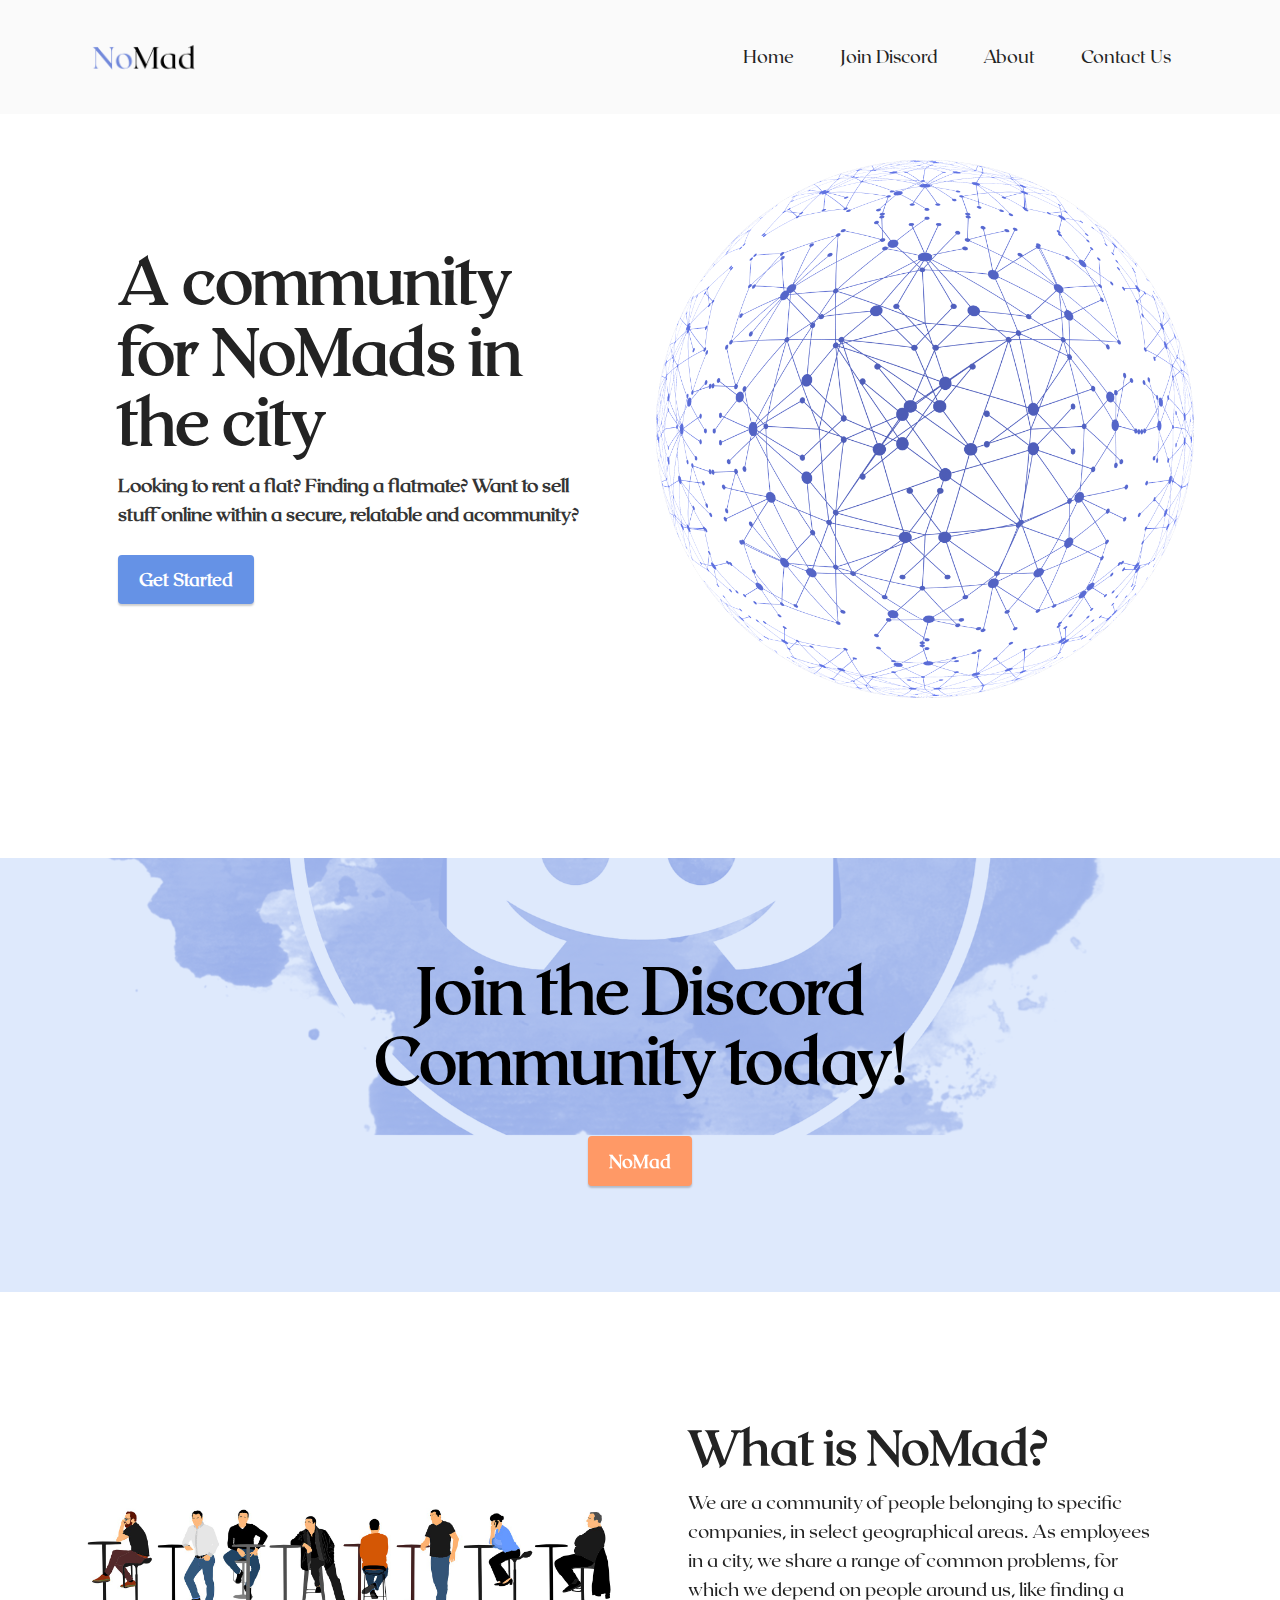
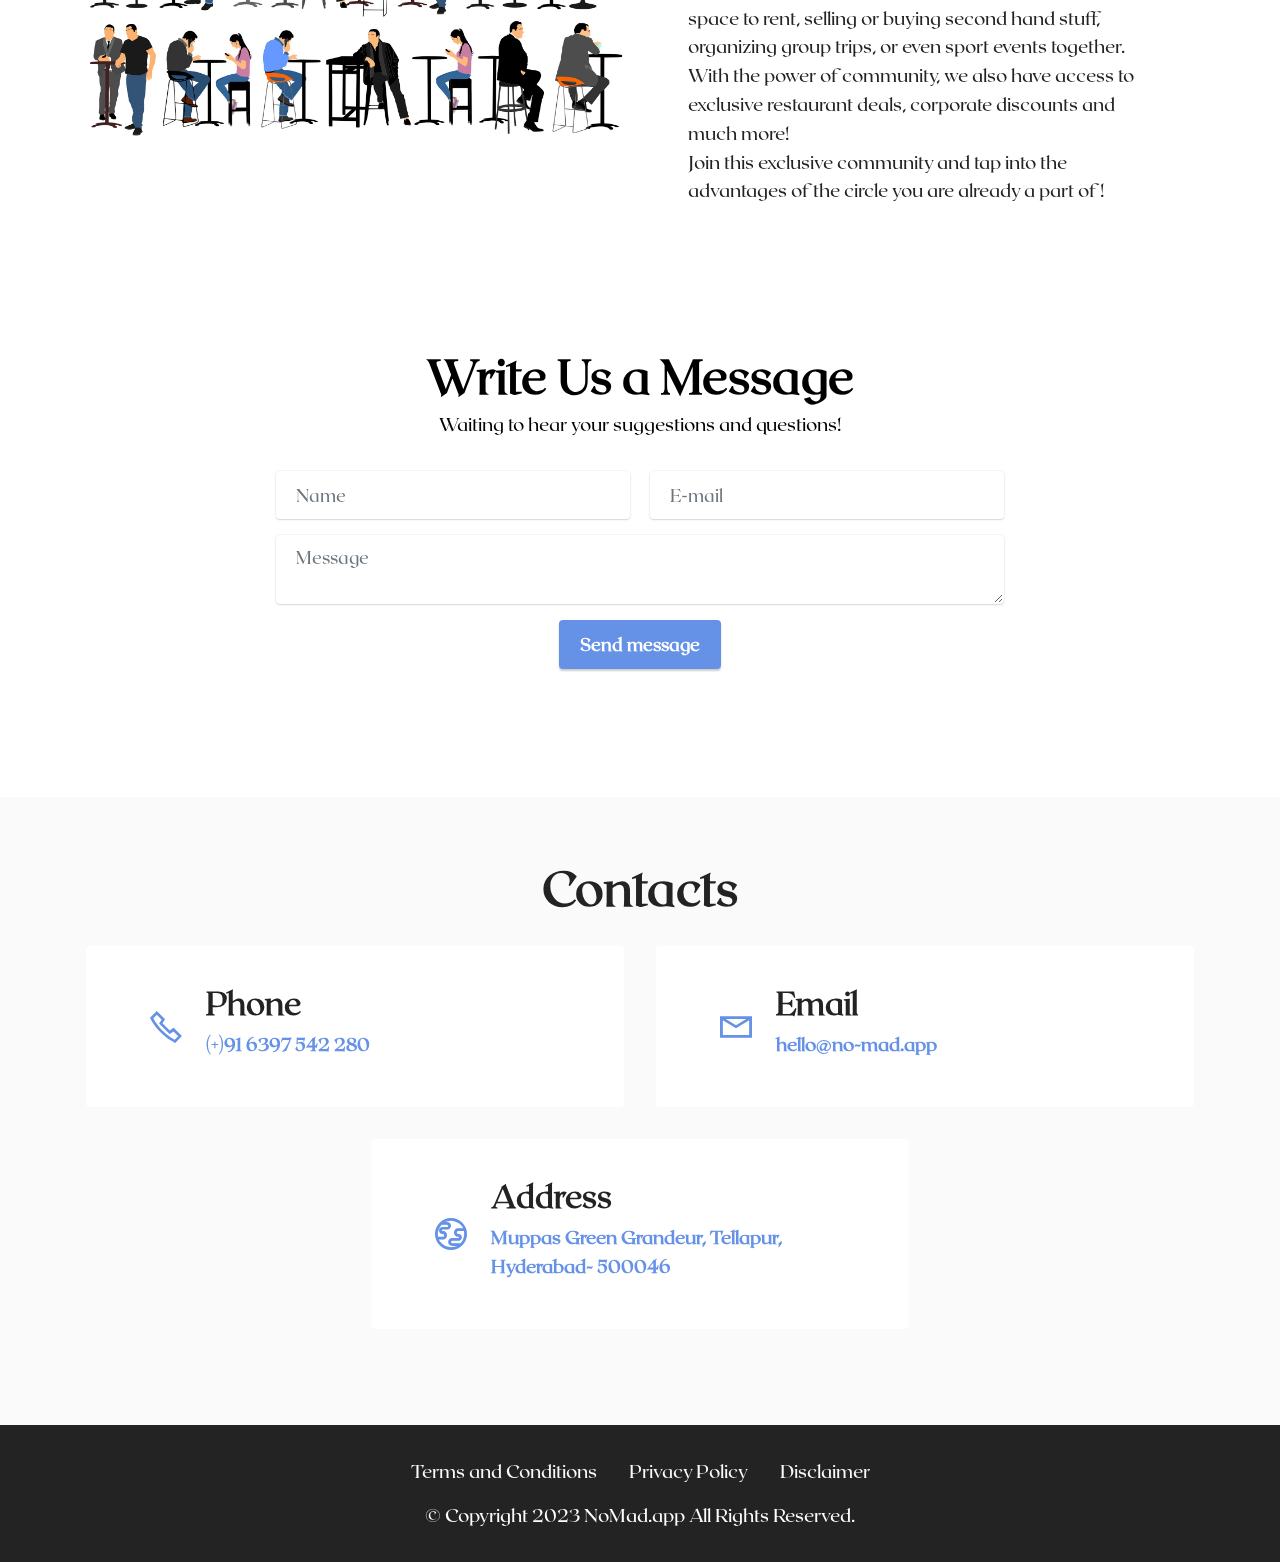
<file: index.html>
<!DOCTYPE html>
<html  >
<head>
  <!-- Site made with Mobirise Website Builder v5.7.8, https://mobirise.com -->
  <meta charset="UTF-8">
  <meta http-equiv="X-UA-Compatible" content="IE=edge">
  <meta name="generator" content="Mobirise v5.7.8, mobirise.com">
  <meta name="viewport" content="width=device-width, initial-scale=1, minimum-scale=1">
  <link rel="shortcut icon" href="assets/images/output-onlinepngtools.png" type="image/x-icon">
  <meta name="description" content="">
  
  
  <title>NoMad</title>
  <link rel="stylesheet" href="assets/web/assets/mobirise-icons2/mobirise2.css">
  <link rel="stylesheet" href="assets/bootstrap/css/bootstrap.min.css">
  <link rel="stylesheet" href="assets/bootstrap/css/bootstrap-grid.min.css">
  <link rel="stylesheet" href="assets/bootstrap/css/bootstrap-reboot.min.css">
  <link rel="stylesheet" href="assets/parallax/jarallax.css">
  <link rel="stylesheet" href="assets/dropdown/css/style.css">
  <link rel="stylesheet" href="assets/socicon/css/styles.css">
  <link rel="stylesheet" href="assets/theme/css/style.css">
  <link href="assets/fonts/style.css" rel="stylesheet">
  <link rel="preload" as="style" href="assets/mobirise/css/mbr-additional.css"><link rel="stylesheet" href="assets/mobirise/css/mbr-additional.css" type="text/css">

  
  
  
</head>
<body>
  
  <section data-bs-version="5.1" class="menu menu2 cid-sFCw1qGFAI" once="menu" id="menu2-23">
    
    <nav class="navbar navbar-dropdown navbar-expand-lg">
        <div class="container">
            <div class="navbar-brand">
                <span class="navbar-logo">
                    
                        <img src="assets/images/output-onlinepngtools.png" alt="Mobirise Website Builder" style="height: 5.8rem;">
                    
                </span>
                
            </div>
            <button class="navbar-toggler" type="button" data-toggle="collapse" data-bs-toggle="collapse" data-target="#navbarSupportedContent" data-bs-target="#navbarSupportedContent" aria-controls="navbarNavAltMarkup" aria-expanded="false" aria-label="Toggle navigation">
                <div class="hamburger">
                    <span></span>
                    <span></span>
                    <span></span>
                    <span></span>
                </div>
            </button>
            <div class="collapse navbar-collapse" id="navbarSupportedContent">
                <ul class="navbar-nav nav-dropdown nav-right" data-app-modern-menu="true"><li class="nav-item"><a class="nav-link link text-black text-primary display-4" href="#top">Home</a></li>
                    
                    <li class="nav-item"><a class="nav-link link text-black text-primary display-4" href="index.html#info1-1">Join Discord</a>
                    </li><li class="nav-item"><a class="nav-link link text-black text-primary display-4" href="index.html#header14-1j">About</a></li><li class="nav-item"><a class="nav-link link text-black text-primary display-4" href="index.html#contacts2-1r">Contact Us</a></li></ul>
                
                
            </div>
        </div>
    </nav>
</section>

<section data-bs-version="5.1" class="header14 cid-sFzxmVl7J6" id="header14-1f">

    

    

    <div class="container">
        <div class="row justify-content-center align-items-center">
            <div class="col-12 col-md-6 image-wrapper">
                <img src="assets/images/mbr-1.png" alt="Mobirise Website Builder">
            </div>
            <div class="col-12 col-md">
                <div class="text-wrapper">
                    <h1 class="mbr-section-title mbr-fonts-style mb-3 display-1"><strong>A community for NoMads in the city</strong></h1>
                    <p class="mbr-text mbr-fonts-style display-7"><strong>Looking to rent a flat? Finding a flatmate? Want to sell stuff online within a secure, relatable and acommunity?</strong></p>
                    <div class="mbr-section-btn mt-3"><a class="btn btn-primary display-4" href="index.html#info1-1">Get Started</a></div>
                </div>
            </div>
        </div>
    </div>
</section>

<section data-bs-version="5.1" class="info1 cid-tFVuy39hlx mbr-parallax-background" id="info1-1">
    

    
    <div class="mbr-overlay" style="opacity: 0.5; background-color: rgb(190, 211, 249);"></div>
    <div class="align-center container">
        <div class="row justify-content-center">
            <div class="col-12 col-lg-8">
                <h3 class="mbr-section-title mb-4 mbr-fonts-style display-1"><strong>Join the Discord Community today!</strong></h3>
                
                <div class="mbr-section-btn"><a class="btn btn-danger display-4" href="https://mobiri.se">NoMad</a></div>
            </div>
        </div>
    </div>
</section>

<section data-bs-version="5.1" class="header14 cid-sFzz5E692j" id="header14-1j">

    

    

    <div class="container">
        <div class="row justify-content-center align-items-center">
            <div class="col-12 col-md-6 image-wrapper">
                <img src="assets/images/mbr-2.jpg" alt="Mobirise Website Builder">
            </div>
            <div class="col-12 col-md">
                <div class="text-wrapper">
                    <h1 class="mbr-section-title mbr-fonts-style mb-3 display-2"><strong>What is NoMad?</strong></h1>
                    <p class="mbr-text mbr-fonts-style display-7">We are a community of people belonging to specific companies, in select geographical areas. As employees in a city, we share a range of common problems, for which we depend on people around us, like finding a space to rent, selling or buying second hand stuff, organizing group trips, or even sport events together.&nbsp;<br>With the power of community, we also have access to exclusive restaurant deals, corporate discounts and much more!<br>Join this exclusive community and tap into the advantages of the circle you are already a part of !</p>
                    
                </div>
            </div>
        </div>
    </div>
</section>

<section data-bs-version="5.1" class="form5 cid-sFzDs3t9EG" id="form5-1m">
    
    
    <div class="container">
        <div class="mbr-section-head">
            <h3 class="mbr-section-title mbr-fonts-style align-center mb-0 display-2"><strong>Write Us a Message</strong></h3>
            <h4 class="mbr-section-subtitle mbr-fonts-style align-center mb-0 mt-2 display-7">Waiting to hear your suggestions and questions!</h4>
        </div>
        <div class="row justify-content-center mt-4">
            <div class="col-lg-8 mx-auto mbr-form" data-form-type="formoid">
                <form action="https://mobirise.eu/" method="POST" class="mbr-form form-with-styler" data-form-title="Form Name"><input type="hidden" name="email" data-form-email="true" value="4PsNQNG+cIG5uZd5RR2as/lqiVY78tJER+BAy6CVDGvk9jd2nuphHy9CRBCy1+H6GYf71/RWMCv/KldV4OH3OusDHIAJtEPQ9g1a/gFs4CUPiztidB2r3vAZE65WPkoL">
                    <div class="row">
                        <div hidden="hidden" data-form-alert="" class="alert alert-success col-12">Thanks for filling out
                            the form!</div>
                        <div hidden="hidden" data-form-alert-danger="" class="alert alert-danger col-12">Oops...! some
                            problem!</div>
                    </div>
                    <div class="dragArea row">
                        <div class="col-md col-sm-12 form-group mb-3" data-for="name">
                            <input type="text" name="name" placeholder="Name" data-form-field="name" class="form-control" value="" id="name-form5-1m">
                        </div>
                        <div class="col-md col-sm-12 form-group mb-3" data-for="email">
                            <input type="email" name="email" placeholder="E-mail" data-form-field="email" class="form-control" value="" id="email-form5-1m">
                        </div>
                        
                        <div class="col-12 form-group mb-3" data-for="textarea">
                            <textarea name="textarea" placeholder="Message" data-form-field="textarea" class="form-control" id="textarea-form5-1m"></textarea>
                        </div>
                        <div class="col-lg-12 col-md-12 col-sm-12 align-center mbr-section-btn"><button type="submit" class="btn btn-primary display-4">Send message</button></div>
                    </div>
                </form>
            </div>
        </div>
    </div>
</section>

<section data-bs-version="5.1" class="contacts2 cid-sFzIA7KGYz" id="contacts2-1r">
    <!---->
    
    
    <div class="container">
        <div class="mbr-section-head">
            <h3 class="mbr-section-title mbr-fonts-style align-center mb-0 display-2">
                <strong>Contacts</strong>
            </h3>
            
        </div>
        <div class="row justify-content-center mt-4">
            <div class="card col-12 col-md-6">
                <div class="card-wrapper">
                    <div class="image-wrapper">
                        <span class="mbr-iconfont mobi-mbri-phone mobi-mbri"></span>
                    </div>
                    <div class="text-wrapper">
                        <h6 class="card-title mbr-fonts-style mb-1 display-5">
                            <strong>Phone</strong>
                        </h6>
                        <p class="mbr-text mbr-fonts-style display-7"><a href="tel:+916397542280" class="text-primary"><strong>(+)91 6397 542 280</strong></a></p>
                    </div>
                </div>
            </div>
            <div class="card col-12 col-md-6">
                <div class="card-wrapper">
                    <div class="image-wrapper">
                        <span class="mbr-iconfont mobi-mbri-letter mobi-mbri"></span>
                    </div>
                    <div class="text-wrapper">
                        <h6 class="card-title mbr-fonts-style mb-1 display-5">
                            <strong>Email</strong>
                        </h6>
                        <p class="mbr-text mbr-fonts-style display-7"><a href="mailto:hello@no-mad.app" class="text-primary"><strong>hello@no-mad.app</strong></a></p>
                    </div>
                </div>
            </div>
            <div class="card col-12 col-md-6">
                <div class="card-wrapper">
                    <div class="image-wrapper">
                        <span class="mbr-iconfont mobi-mbri-globe mobi-mbri"></span>
                    </div>
                    <div class="text-wrapper">
                        <h6 class="card-title mbr-fonts-style mb-1 display-5">
                            <strong>Address</strong>
                        </h6>
                        <p class="mbr-text mbr-fonts-style display-7"><strong>Muppas Green Grandeur, Tellapur, Hyderabad- 500046</strong></p>
                    </div>
                </div>
            </div>
            
        </div>
    </div>
</section>

<section data-bs-version="5.1" class="footer3 cid-tFVXKtRjh5" once="footers" id="footer3-5">

    

    

    <div class="container">
        <div class="media-container-row align-center mbr-white">
            <div class="row row-links">
                <ul class="foot-menu">
                    
                    
                    
                    
                    
                <li class="foot-menu-item mbr-fonts-style display-7"><a href="assets/files/terms-andconditionsNoMad.App.pdf" class="text-white">Terms and Conditions</a></li><li class="foot-menu-item mbr-fonts-style display-7"><a href="assets/files/privacy-policyNoMad.App.pdf" class="text-white">Privacy Policy</a></li><li class="foot-menu-item mbr-fonts-style display-7"><a href="assets/files/disclaimer-NoMad.App.pdf" class="text-white">Disclaimer</a></li></ul>
            </div>
            
            <div class="row row-copirayt">
                <p class="mbr-text mb-0 mbr-fonts-style mbr-white align-center display-7">
                    © Copyright 2023 NoMad.app All Rights Reserved.
                </p>
            </div>
        </div>
    </div>
</section><section class="display-7" style="padding: 0;align-items: center;justify-content: center;flex-wrap: wrap;    align-content: center;display: flex;position: relative;height: 4rem; display: none;"><a href="https://mobiri.se/3028777" style="flex: 1 1;height: 4rem;position: absolute;width: 100%;z-index: 1;"><img alt="" style="height: 4rem;" src="[data-uri]"></a><p style="margin: 0;text-align: center;" class="display-7">Made with &#8204;</p><a style="z-index:1" href="https://mobirise.com/html-editor.html">WYSIWYG HTML Editor</a></section><script src="assets/bootstrap/js/bootstrap.bundle.min.js"></script>  <script src="assets/parallax/jarallax.js"></script>  <script src="assets/smoothscroll/smooth-scroll.js"></script>  <script src="assets/ytplayer/index.js"></script>  <script src="assets/dropdown/js/navbar-dropdown.js"></script>  <script src="assets/theme/js/script.js"></script>  <script src="assets/formoid/formoid.min.js"></script>  
  
  
 <div id="scrollToTop" class="scrollToTop mbr-arrow-up"><a style="text-align: center;"><i class="mbr-arrow-up-icon mbr-arrow-up-icon-cm cm-icon cm-icon-smallarrow-up"></i></a></div>
  </body>
</html>
</file>
<file: assets/web/assets/mobirise-icons2/mobirise2.css>
@font-face {
  font-family: 'Moririse2';
  font-display: swap;
  src:  url('mobirise2.eot?f2bix4');
  src:  url('mobirise2.eot?f2bix4#iefix') format('embedded-opentype'),
    url('mobirise2.ttf?f2bix4') format('truetype'),
    url('mobirise2.woff?f2bix4') format('woff'),
    url('mobirise2.svg?f2bix4#mobirise2') format('svg');
  font-weight: normal;
  font-style: normal;
}

[class^="mobi-"], [class*=" mobi-"] {
  /* use !important to prevent issues with browser extensions that change fonts */
  font-family: 'Moririse2' !important;
  speak: none;
  font-style: normal;
  font-weight: normal;
  font-variant: normal;
  text-transform: none;
  line-height: 1;

  /* Better Font Rendering =========== */
  -webkit-font-smoothing: antialiased;
  -moz-osx-font-smoothing: grayscale;
}

.mobi-mbri-add-submenu:before {
  content: "\e900";
}
.mobi-mbri-alert:before {
  content: "\e901";
}
.mobi-mbri-align-center:before {
  content: "\e902";
}
.mobi-mbri-align-justify:before {
  content: "\e903";
}
.mobi-mbri-align-left:before {
  content: "\e904";
}
.mobi-mbri-align-right:before {
  content: "\e905";
}
.mobi-mbri-android:before {
  content: "\e906";
}
.mobi-mbri-apple:before {
  content: "\e907";
}
.mobi-mbri-arrow-down:before {
  content: "\e908";
}
.mobi-mbri-arrow-next:before {
  content: "\e909";
}
.mobi-mbri-arrow-prev:before {
  content: "\e90a";
}
.mobi-mbri-arrow-up:before {
  content: "\e90b";
}
.mobi-mbri-bold:before {
  content: "\e90c";
}
.mobi-mbri-bookmark:before {
  content: "\e90d";
}
.mobi-mbri-bootstrap:before {
  content: "\e90e";
}
.mobi-mbri-briefcase:before {
  content: "\e90f";
}
.mobi-mbri-browse:before {
  content: "\e910";
}
.mobi-mbri-bulleted-list:before {
  content: "\e911";
}
.mobi-mbri-calendar:before {
  content: "\e912";
}
.mobi-mbri-camera:before {
  content: "\e913";
}
.mobi-mbri-cart-add:before {
  content: "\e914";
}
.mobi-mbri-cart-full:before {
  content: "\e915";
}
.mobi-mbri-cash:before {
  content: "\e916";
}
.mobi-mbri-change-style:before {
  content: "\e917";
}
.mobi-mbri-chat:before {
  content: "\e918";
}
.mobi-mbri-clock:before {
  content: "\e919";
}
.mobi-mbri-close:before {
  content: "\e91a";
}
.mobi-mbri-cloud:before {
  content: "\e91b";
}
.mobi-mbri-code:before {
  content: "\e91c";
}
.mobi-mbri-contact-form:before {
  content: "\e91d";
}
.mobi-mbri-credit-card:before {
  content: "\e91e";
}
.mobi-mbri-cursor-click:before {
  content: "\e91f";
}
.mobi-mbri-cust-feedback:before {
  content: "\e920";
}
.mobi-mbri-database:before {
  content: "\e921";
}
.mobi-mbri-delivery:before {
  content: "\e922";
}
.mobi-mbri-desktop:before {
  content: "\e923";
}
.mobi-mbri-devices:before {
  content: "\e924";
}
.mobi-mbri-down:before {
  content: "\e925";
}
.mobi-mbri-download-2:before {
  content: "\e926";
}
.mobi-mbri-download:before {
  content: "\e927";
}
.mobi-mbri-drag-n-drop-2:before {
  content: "\e928";
}
.mobi-mbri-drag-n-drop:before {
  content: "\e929";
}
.mobi-mbri-edit-2:before {
  content: "\e92a";
}
.mobi-mbri-edit:before {
  content: "\e92b";
}
.mobi-mbri-error:before {
  content: "\e92c";
}
.mobi-mbri-extension:before {
  content: "\e92d";
}
.mobi-mbri-features:before {
  content: "\e92e";
}
.mobi-mbri-file:before {
  content: "\e92f";
}
.mobi-mbri-flag:before {
  content: "\e930";
}
.mobi-mbri-folder:before {
  content: "\e931";
}
.mobi-mbri-gift:before {
  content: "\e932";
}
.mobi-mbri-github:before {
  content: "\e933";
}
.mobi-mbri-globe-2:before {
  content: "\e934";
}
.mobi-mbri-globe:before {
  content: "\e935";
}
.mobi-mbri-growing-chart:before {
  content: "\e936";
}
.mobi-mbri-hearth:before {
  content: "\e937";
}
.mobi-mbri-help:before {
  content: "\e938";
}
.mobi-mbri-home:before {
  content: "\e939";
}
.mobi-mbri-hot-cup:before {
  content: "\e93a";
}
.mobi-mbri-idea:before {
  content: "\e93b";
}
.mobi-mbri-image-gallery:before {
  content: "\e93c";
}
.mobi-mbri-image-slider:before {
  content: "\e93d";
}
.mobi-mbri-info:before {
  content: "\e93e";
}
.mobi-mbri-italic:before {
  content: "\e93f";
}
.mobi-mbri-key:before {
  content: "\e940";
}
.mobi-mbri-laptop:before {
  content: "\e941";
}
.mobi-mbri-layers:before {
  content: "\e942";
}
.mobi-mbri-left-right:before {
  content: "\e943";
}
.mobi-mbri-left:before {
  content: "\e944";
}
.mobi-mbri-letter:before {
  content: "\e945";
}
.mobi-mbri-like:before {
  content: "\e946";
}
.mobi-mbri-link:before {
  content: "\e947";
}
.mobi-mbri-lock:before {
  content: "\e948";
}
.mobi-mbri-login:before {
  content: "\e949";
}
.mobi-mbri-logout:before {
  content: "\e94a";
}
.mobi-mbri-magic-stick:before {
  content: "\e94b";
}
.mobi-mbri-map-pin:before {
  content: "\e94c";
}
.mobi-mbri-menu:before {
  content: "\e94d";
}
.mobi-mbri-mobile-2:before {
  content: "\e94e";
}
.mobi-mbri-mobile-horizontal:before {
  content: "\e94f";
}
.mobi-mbri-mobile:before {
  content: "\e950";
}
.mobi-mbri-mobirise:before {
  content: "\e951";
}
.mobi-mbri-more-horizontal:before {
  content: "\e952";
}
.mobi-mbri-more-vertical:before {
  content: "\e953";
}
.mobi-mbri-music:before {
  content: "\e954";
}
.mobi-mbri-new-file:before {
  content: "\e955";
}
.mobi-mbri-numbered-list:before {
  content: "\e956";
}
.mobi-mbri-opened-folder:before {
  content: "\e957";
}
.mobi-mbri-pages:before {
  content: "\e958";
}
.mobi-mbri-paper-plane:before {
  content: "\e959";
}
.mobi-mbri-paperclip:before {
  content: "\e95a";
}
.mobi-mbri-phone:before {
  content: "\e95b";
}
.mobi-mbri-photo:before {
  content: "\e95c";
}
.mobi-mbri-photos:before {
  content: "\e95d";
}
.mobi-mbri-pin:before {
  content: "\e95e";
}
.mobi-mbri-play:before {
  content: "\e95f";
}
.mobi-mbri-plus:before {
  content: "\e960";
}
.mobi-mbri-preview:before {
  content: "\e961";
}
.mobi-mbri-print:before {
  content: "\e962";
}
.mobi-mbri-protect:before {
  content: "\e963";
}
.mobi-mbri-question:before {
  content: "\e964";
}
.mobi-mbri-quote-left:before {
  content: "\e965";
}
.mobi-mbri-quote-right:before {
  content: "\e966";
}
.mobi-mbri-redo:before {
  content: "\e967";
}
.mobi-mbri-refresh:before {
  content: "\e968";
}
.mobi-mbri-responsive-2:before {
  content: "\e969";
}
.mobi-mbri-responsive:before {
  content: "\e96a";
}
.mobi-mbri-right:before {
  content: "\e96b";
}
.mobi-mbri-rocket:before {
  content: "\e96c";
}
.mobi-mbri-sad-face:before {
  content: "\e96d";
}
.mobi-mbri-sale:before {
  content: "\e96e";
}
.mobi-mbri-save:before {
  content: "\e96f";
}
.mobi-mbri-search:before {
  content: "\e970";
}
.mobi-mbri-setting-2:before {
  content: "\e971";
}
.mobi-mbri-setting-3:before {
  content: "\e972";
}
.mobi-mbri-setting:before {
  content: "\e973";
}
.mobi-mbri-share:before {
  content: "\e974";
}
.mobi-mbri-shopping-bag:before {
  content: "\e975";
}
.mobi-mbri-shopping-basket:before {
  content: "\e976";
}
.mobi-mbri-shopping-cart:before {
  content: "\e977";
}
.mobi-mbri-sites:before {
  content: "\e978";
}
.mobi-mbri-smile-face:before {
  content: "\e979";
}
.mobi-mbri-speed:before {
  content: "\e97a";
}
.mobi-mbri-star:before {
  content: "\e97b";
}
.mobi-mbri-success:before {
  content: "\e97c";
}
.mobi-mbri-sun:before {
  content: "\e97d";
}
.mobi-mbri-sun2:before {
  content: "\e97e";
}
.mobi-mbri-tablet-vertical:before {
  content: "\e97f";
}
.mobi-mbri-tablet:before {
  content: "\e980";
}
.mobi-mbri-target:before {
  content: "\e981";
}
.mobi-mbri-timer:before {
  content: "\e982";
}
.mobi-mbri-to-ftp:before {
  content: "\e983";
}
.mobi-mbri-to-local-drive:before {
  content: "\e984";
}
.mobi-mbri-touch-swipe:before {
  content: "\e985";
}
.mobi-mbri-touch:before {
  content: "\e986";
}
.mobi-mbri-trash:before {
  content: "\e987";
}
.mobi-mbri-underline:before {
  content: "\e988";
}
.mobi-mbri-undo:before {
  content: "\e989";
}
.mobi-mbri-unlink:before {
  content: "\e98a";
}
.mobi-mbri-unlock:before {
  content: "\e98b";
}
.mobi-mbri-up-down:before {
  content: "\e98c";
}
.mobi-mbri-up:before {
  content: "\e98d";
}
.mobi-mbri-update:before {
  content: "\e98e";
}
.mobi-mbri-upload-2:before {
  content: "\e98f";
}
.mobi-mbri-upload:before {
  content: "\e990";
}
.mobi-mbri-user-2:before {
  content: "\e991";
}
.mobi-mbri-user:before {
  content: "\e992";
}
.mobi-mbri-users:before {
  content: "\e993";
}
.mobi-mbri-video-play:before {
  content: "\e994";
}
.mobi-mbri-video:before {
  content: "\e995";
}
.mobi-mbri-watch:before {
  content: "\e996";
}
.mobi-mbri-website-theme-2:before {
  content: "\e997";
}
.mobi-mbri-website-theme:before {
  content: "\e998";
}
.mobi-mbri-wifi:before {
  content: "\e999";
}
.mobi-mbri-windows:before {
  content: "\e99a";
}
.mobi-mbri-zoom-in:before {
  content: "\e99b";
}
.mobi-mbri-zoom-out:before {
  content: "\e99c";
}
</file>
<file: assets/parallax/jarallax.css>
.jarallax {
    position: relative;
    z-index: 0;
}
.jarallax > .jarallax-img {
    position: absolute;
    object-fit: cover;
    /* support for plugin https://github.com/bfred-it/object-fit-images */
    font-family: 'object-fit: cover;';
    top: 0;
    left: 0;
    width: 100%;
    height: 100%;
    z-index: -1;
}
</file>
<file: assets/dropdown/css/style.css>
.navbar-dropdown {
  left: 0;
  padding: 0;
  position: absolute;
  right: 0;
  top: 0;
  transition: all 0.45s ease;
  z-index: 1030;
  background: #282828; }
  .navbar-dropdown .navbar-logo {
    margin-right: 0.8rem;
    transition: margin 0.3s ease-in-out;
    vertical-align: middle; }
    .navbar-dropdown .navbar-logo img {
      height: 3.125rem;
      transition: all 0.3s ease-in-out; }
    .navbar-dropdown .navbar-logo.mbr-iconfont {
      font-size: 3.125rem;
      line-height: 3.125rem; }
  .navbar-dropdown .navbar-caption {
    font-weight: 700;
    white-space: normal;
    vertical-align: -4px;
    line-height: 3.125rem !important; }
    .navbar-dropdown .navbar-caption, .navbar-dropdown .navbar-caption:hover {
      color: inherit;
      text-decoration: none; }
  .navbar-dropdown .mbr-iconfont + .navbar-caption {
    vertical-align: -1px; }
  .navbar-dropdown.navbar-fixed-top {
    position: fixed; }
  .navbar-dropdown .navbar-brand span {
    vertical-align: -4px; }
  .navbar-dropdown.bg-color.transparent {
    background: none; }
  .navbar-dropdown.navbar-short .navbar-brand {
    padding: 0.625rem 0; }
    .navbar-dropdown.navbar-short .navbar-brand span {
      vertical-align: -1px; }
  .navbar-dropdown.navbar-short .navbar-caption {
    line-height: 2.375rem !important;
    vertical-align: -2px; }
  .navbar-dropdown.navbar-short .navbar-logo {
    margin-right: 0.5rem; }
    .navbar-dropdown.navbar-short .navbar-logo img {
      height: 2.375rem; }
    .navbar-dropdown.navbar-short .navbar-logo.mbr-iconfont {
      font-size: 2.375rem;
      line-height: 2.375rem; }
  .navbar-dropdown.navbar-short .mbr-table-cell {
    height: 3.625rem; }
  .navbar-dropdown .navbar-close {
    left: 0.6875rem;
    position: fixed;
    top: 0.75rem;
    z-index: 1000; }
  .navbar-dropdown .hamburger-icon {
    content: "";
    display: inline-block;
    vertical-align: middle;
    width: 16px;
    -webkit-box-shadow: 0 -6px 0 1px #282828,0 0 0 1px #282828,0 6px 0 1px #282828;
    -moz-box-shadow: 0 -6px 0 1px #282828,0 0 0 1px #282828,0 6px 0 1px #282828;
    box-shadow: 0 -6px 0 1px #282828,0 0 0 1px #282828,0 6px 0 1px #282828; }

.dropdown-menu .dropdown-toggle[data-toggle="dropdown-submenu"]::after {
  border-bottom: 0.35em solid transparent;
  border-left: 0.35em solid;
  border-right: 0;
  border-top: 0.35em solid transparent;
  margin-left: 0.3rem; }

.dropdown-menu .dropdown-item:focus {
  outline: 0; }

.nav-dropdown {
  font-size: 0.75rem;
  font-weight: 500;
  height: auto !important; }
  .nav-dropdown .nav-btn {
    padding-left: 1rem; }
  .nav-dropdown .link {
    margin: .667em 1.667em;
    font-weight: 500;
    padding: 0;
    transition: color .2s ease-in-out; }
    .nav-dropdown .link.dropdown-toggle {
      margin-right: 2.583em; }
      .nav-dropdown .link.dropdown-toggle::after {
        margin-left: .25rem;
        border-top: 0.35em solid;
        border-right: 0.35em solid transparent;
        border-left: 0.35em solid transparent;
        border-bottom: 0; }
      .nav-dropdown .link.dropdown-toggle[aria-expanded="true"] {
        margin: 0;
        padding: 0.667em 3.263em  0.667em 1.667em; }
  .nav-dropdown .link::after,
  .nav-dropdown .dropdown-item::after {
    color: inherit; }
  .nav-dropdown .btn {
    font-size: 0.75rem;
    font-weight: 700;
    letter-spacing: 0;
    margin-bottom: 0;
    padding-left: 1.25rem;
    padding-right: 1.25rem; }
  .nav-dropdown .dropdown-menu {
    border-radius: 0;
    border: 0;
    left: 0;
    margin: 0;
    padding-bottom: 1.25rem;
    padding-top: 1.25rem;
    position: relative; }
  .nav-dropdown .dropdown-submenu {
    margin-left: 0.125rem;
    top: 0; }
  .nav-dropdown .dropdown-item {
    font-weight: 500;
    line-height: 2;
    padding: 0.3846em 4.615em 0.3846em 1.5385em;
    position: relative;
    transition: color .2s ease-in-out, background-color .2s ease-in-out; }
    .nav-dropdown .dropdown-item::after {
      margin-top: -0.3077em;
      position: absolute;
      right: 1.1538em;
      top: 50%; }
    .nav-dropdown .dropdown-item:focus, .nav-dropdown .dropdown-item:hover {
      background: none; }

@media (max-width: 767px) {
  .nav-dropdown.navbar-toggleable-sm {
    bottom: 0;
    display: none;
    left: 0;
    overflow-x: hidden;
    position: fixed;
    top: 0;
    transform: translateX(-100%);
    -ms-transform: translateX(-100%);
    -webkit-transform: translateX(-100%);
    width: 18.75rem;
    z-index: 999; } }
.nav-dropdown.navbar-toggleable-xl {
  bottom: 0;
  display: none;
  left: 0;
  overflow-x: hidden;
  position: fixed;
  top: 0;
  transform: translateX(-100%);
  -ms-transform: translateX(-100%);
  -webkit-transform: translateX(-100%);
  width: 18.75rem;
  z-index: 999; }

.nav-dropdown-sm {
  display: block !important;
  overflow-x: hidden;
  overflow: auto;
  padding-top: 3.875rem; }
  .nav-dropdown-sm::after {
    content: "";
    display: block;
    height: 3rem;
    width: 100%; }
  .nav-dropdown-sm.collapse.in ~ .navbar-close {
    display: block !important; }
  .nav-dropdown-sm.collapsing, .nav-dropdown-sm.collapse.in {
    transform: translateX(0);
    -ms-transform: translateX(0);
    -webkit-transform: translateX(0);
    transition: all 0.25s ease-out;
    -webkit-transition: all 0.25s ease-out;
    background: #282828; }
  .nav-dropdown-sm.collapsing[aria-expanded="false"] {
    transform: translateX(-100%);
    -ms-transform: translateX(-100%);
    -webkit-transform: translateX(-100%); }
  .nav-dropdown-sm .nav-item {
    display: block;
    margin-left: 0 !important;
    padding-left: 0; }
  .nav-dropdown-sm .link,
  .nav-dropdown-sm .dropdown-item {
    border-top: 1px dotted rgba(255, 255, 255, 0.1);
    font-size: 0.8125rem;
    line-height: 1.6;
    margin: 0 !important;
    padding: 0.875rem 2.4rem 0.875rem 1.5625rem !important;
    position: relative;
    white-space: normal; }
    .nav-dropdown-sm .link:focus, .nav-dropdown-sm .link:hover,
    .nav-dropdown-sm .dropdown-item:focus,
    .nav-dropdown-sm .dropdown-item:hover {
      background: rgba(0, 0, 0, 0.2) !important;
      color: #c0a375; }
  .nav-dropdown-sm .nav-btn {
    position: relative;
    padding: 1.5625rem 1.5625rem 0 1.5625rem; }
    .nav-dropdown-sm .nav-btn::before {
      border-top: 1px dotted rgba(255, 255, 255, 0.1);
      content: "";
      left: 0;
      position: absolute;
      top: 0;
      width: 100%; }
    .nav-dropdown-sm .nav-btn + .nav-btn {
      padding-top: 0.625rem; }
      .nav-dropdown-sm .nav-btn + .nav-btn::before {
        display: none; }
  .nav-dropdown-sm .btn {
    padding: 0.625rem 0; }
  .nav-dropdown-sm .dropdown-toggle[data-toggle="dropdown-submenu"]::after {
    margin-left: .25rem;
    border-top: 0.35em solid;
    border-right: 0.35em solid transparent;
    border-left: 0.35em solid transparent;
    border-bottom: 0; }
  .nav-dropdown-sm .dropdown-toggle[data-toggle="dropdown-submenu"][aria-expanded="true"]::after {
    border-top: 0;
    border-right: 0.35em solid transparent;
    border-left: 0.35em solid transparent;
    border-bottom: 0.35em solid; }
  .nav-dropdown-sm .dropdown-menu {
    margin: 0;
    padding: 0;
    position: relative;
    top: 0;
    left: 0;
    width: 100%;
    border: 0;
    float: none;
    border-radius: 0;
    background: none; }
  .nav-dropdown-sm .dropdown-submenu {
    left: 100%;
    margin-left: 0.125rem;
    margin-top: -1.25rem;
    top: 0; }

.navbar-toggleable-sm .nav-dropdown .dropdown-menu {
  position: absolute; }

.navbar-toggleable-sm .nav-dropdown .dropdown-submenu {
  left: 100%;
  margin-left: 0.125rem;
  margin-top: -1.25rem;
  top: 0; }

.navbar-toggleable-sm.opened .nav-dropdown .dropdown-menu {
  position: relative; }

.navbar-toggleable-sm.opened .nav-dropdown .dropdown-submenu {
  left: 0;
  margin-left: 00rem;
  margin-top: 0rem;
  top: 0; }

.is-builder .nav-dropdown.collapsing {
  transition: none !important; }
</file>
<file: assets/socicon/css/styles.css>
@charset "UTF-8";

@font-face {
  font-family: 'Socicon';
  src:  url('../fonts/socicon.eot');
  src:  url('../fonts/socicon.eot?#iefix') format('embedded-opentype'),
    url('../fonts/socicon.woff2') format('woff2'),
    url('../fonts/socicon.ttf') format('truetype'),
    url('../fonts/socicon.woff') format('woff'),
    url('../fonts/socicon.svg#socicon') format('svg');
  font-weight: normal;
  font-style: normal;
  font-display: swap;
}

[data-icon]:before {
  font-family: "socicon" !important;
  content: attr(data-icon);
  font-style: normal !important;
  font-weight: normal !important;
  font-variant: normal !important;
  text-transform: none !important;
  speak: none;
  line-height: 1;
  -webkit-font-smoothing: antialiased;
  -moz-osx-font-smoothing: grayscale;
}

[class^="socicon-"], [class*=" socicon-"] {
  /* use !important to prevent issues with browser extensions that change fonts */
  font-family: 'Socicon' !important;
  speak: none;
  font-style: normal;
  font-weight: normal;
  font-variant: normal;
  text-transform: none;
  line-height: 1;

  /* Better Font Rendering =========== */
  -webkit-font-smoothing: antialiased;
  -moz-osx-font-smoothing: grayscale;
}

.socicon-eitaa:before {
  content: "\e97c";
}
.socicon-soroush:before {
  content: "\e97d";
}
.socicon-bale:before {
  content: "\e97e";
}
.socicon-zazzle:before {
  content: "\e97b";
}
.socicon-society6:before {
  content: "\e97a";
}
.socicon-redbubble:before {
  content: "\e979";
}
.socicon-avvo:before {
  content: "\e978";
}
.socicon-stitcher:before {
  content: "\e977";
}
.socicon-googlehangouts:before {
  content: "\e974";
}
.socicon-dlive:before {
  content: "\e975";
}
.socicon-vsco:before {
  content: "\e976";
}
.socicon-flipboard:before {
  content: "\e973";
}
.socicon-ubuntu:before {
  content: "\e958";
}
.socicon-artstation:before {
  content: "\e959";
}
.socicon-invision:before {
  content: "\e95a";
}
.socicon-torial:before {
  content: "\e95b";
}
.socicon-collectorz:before {
  content: "\e95c";
}
.socicon-seenthis:before {
  content: "\e95d";
}
.socicon-googleplaymusic:before {
  content: "\e95e";
}
.socicon-debian:before {
  content: "\e95f";
}
.socicon-filmfreeway:before {
  content: "\e960";
}
.socicon-gnome:before {
  content: "\e961";
}
.socicon-itchio:before {
  content: "\e962";
}
.socicon-jamendo:before {
  content: "\e963";
}
.socicon-mix:before {
  content: "\e964";
}
.socicon-sharepoint:before {
  content: "\e965";
}
.socicon-tinder:before {
  content: "\e966";
}
.socicon-windguru:before {
  content: "\e967";
}
.socicon-cdbaby:before {
  content: "\e968";
}
.socicon-elementaryos:before {
  content: "\e969";
}
.socicon-stage32:before {
  content: "\e96a";
}
.socicon-tiktok:before {
  content: "\e96b";
}
.socicon-gitter:before {
  content: "\e96c";
}
.socicon-letterboxd:before {
  content: "\e96d";
}
.socicon-threema:before {
  content: "\e96e";
}
.socicon-splice:before {
  content: "\e96f";
}
.socicon-metapop:before {
  content: "\e970";
}
.socicon-naver:before {
  content: "\e971";
}
.socicon-remote:before {
  content: "\e972";
}
.socicon-internet:before {
  content: "\e957";
}
.socicon-moddb:before {
  content: "\e94b";
}
.socicon-indiedb:before {
  content: "\e94c";
}
.socicon-traxsource:before {
  content: "\e94d";
}
.socicon-gamefor:before {
  content: "\e94e";
}
.socicon-pixiv:before {
  content: "\e94f";
}
.socicon-myanimelist:before {
  content: "\e950";
}
.socicon-blackberry:before {
  content: "\e951";
}
.socicon-wickr:before {
  content: "\e952";
}
.socicon-spip:before {
  content: "\e953";
}
.socicon-napster:before {
  content: "\e954";
}
.socicon-beatport:before {
  content: "\e955";
}
.socicon-hackerone:before {
  content: "\e956";
}
.socicon-hackernews:before {
  content: "\e946";
}
.socicon-smashwords:before {
  content: "\e947";
}
.socicon-kobo:before {
  content: "\e948";
}
.socicon-bookbub:before {
  content: "\e949";
}
.socicon-mailru:before {
  content: "\e94a";
}
.socicon-gitlab:before {
  content: "\e945";
}
.socicon-instructables:before {
  content: "\e944";
}
.socicon-portfolio:before {
  content: "\e943";
}
.socicon-codered:before {
  content: "\e940";
}
.socicon-origin:before {
  content: "\e941";
}
.socicon-nextdoor:before {
  content: "\e942";
}
.socicon-udemy:before {
  content: "\e93f";
}
.socicon-livemaster:before {
  content: "\e93e";
}
.socicon-crunchbase:before {
  content: "\e93b";
}
.socicon-homefy:before {
  content: "\e93c";
}
.socicon-calendly:before {
  content: "\e93d";
}
.socicon-realtor:before {
  content: "\e90f";
}
.socicon-tidal:before {
  content: "\e910";
}
.socicon-qobuz:before {
  content: "\e911";
}
.socicon-natgeo:before {
  content: "\e912";
}
.socicon-mastodon:before {
  content: "\e913";
}
.socicon-unsplash:before {
  content: "\e914";
}
.socicon-homeadvisor:before {
  content: "\e915";
}
.socicon-angieslist:before {
  content: "\e916";
}
.socicon-codepen:before {
  content: "\e917";
}
.socicon-slack:before {
  content: "\e918";
}
.socicon-openaigym:before {
  content: "\e919";
}
.socicon-logmein:before {
  content: "\e91a";
}
.socicon-fiverr:before {
  content: "\e91b";
}
.socicon-gotomeeting:before {
  content: "\e91c";
}
.socicon-aliexpress:before {
  content: "\e91d";
}
.socicon-guru:before {
  content: "\e91e";
}
.socicon-appstore:before {
  content: "\e91f";
}
.socicon-homes:before {
  content: "\e920";
}
.socicon-zoom:before {
  content: "\e921";
}
.socicon-alibaba:before {
  content: "\e922";
}
.socicon-craigslist:before {
  content: "\e923";
}
.socicon-wix:before {
  content: "\e924";
}
.socicon-redfin:before {
  content: "\e925";
}
.socicon-googlecalendar:before {
  content: "\e926";
}
.socicon-shopify:before {
  content: "\e927";
}
.socicon-freelancer:before {
  content: "\e928";
}
.socicon-seedrs:before {
  content: "\e929";
}
.socicon-bing:before {
  content: "\e92a";
}
.socicon-doodle:before {
  content: "\e92b";
}
.socicon-bonanza:before {
  content: "\e92c";
}
.socicon-squarespace:before {
  content: "\e92d";
}
.socicon-toptal:before {
  content: "\e92e";
}
.socicon-gust:before {
  content: "\e92f";
}
.socicon-ask:before {
  content: "\e930";
}
.socicon-trulia:before {
  content: "\e931";
}
.socicon-loomly:before {
  content: "\e932";
}
.socicon-ghost:before {
  content: "\e933";
}
.socicon-upwork:before {
  content: "\e934";
}
.socicon-fundable:before {
  content: "\e935";
}
.socicon-booking:before {
  content: "\e936";
}
.socicon-googlemaps:before {
  content: "\e937";
}
.socicon-zillow:before {
  content: "\e938";
}
.socicon-niconico:before {
  content: "\e939";
}
.socicon-toneden:before {
  content: "\e93a";
}
.socicon-augment:before {
  content: "\e908";
}
.socicon-bitbucket:before {
  content: "\e909";
}
.socicon-fyuse:before {
  content: "\e90a";
}
.socicon-yt-gaming:before {
  content: "\e90b";
}
.socicon-sketchfab:before {
  content: "\e90c";
}
.socicon-mobcrush:before {
  content: "\e90d";
}
.socicon-microsoft:before {
  content: "\e90e";
}
.socicon-pandora:before {
  content: "\e907";
}
.socicon-messenger:before {
  content: "\e906";
}
.socicon-gamewisp:before {
  content: "\e905";
}
.socicon-bloglovin:before {
  content: "\e904";
}
.socicon-tunein:before {
  content: "\e903";
}
.socicon-gamejolt:before {
  content: "\e901";
}
.socicon-trello:before {
  content: "\e902";
}
.socicon-spreadshirt:before {
  content: "\e900";
}
.socicon-500px:before {
  content: "\e000";
}
.socicon-8tracks:before {
  content: "\e001";
}
.socicon-airbnb:before {
  content: "\e002";
}
.socicon-alliance:before {
  content: "\e003";
}
.socicon-amazon:before {
  content: "\e004";
}
.socicon-amplement:before {
  content: "\e005";
}
.socicon-android:before {
  content: "\e006";
}
.socicon-angellist:before {
  content: "\e007";
}
.socicon-apple:before {
  content: "\e008";
}
.socicon-appnet:before {
  content: "\e009";
}
.socicon-baidu:before {
  content: "\e00a";
}
.socicon-bandcamp:before {
  content: "\e00b";
}
.socicon-battlenet:before {
  content: "\e00c";
}
.socicon-mixer:before {
  content: "\e00d";
}
.socicon-bebee:before {
  content: "\e00e";
}
.socicon-bebo:before {
  content: "\e00f";
}
.socicon-behance:before {
  content: "\e010";
}
.socicon-blizzard:before {
  content: "\e011";
}
.socicon-blogger:before {
  content: "\e012";
}
.socicon-buffer:before {
  content: "\e013";
}
.socicon-chrome:before {
  content: "\e014";
}
.socicon-coderwall:before {
  content: "\e015";
}
.socicon-curse:before {
  content: "\e016";
}
.socicon-dailymotion:before {
  content: "\e017";
}
.socicon-deezer:before {
  content: "\e018";
}
.socicon-delicious:before {
  content: "\e019";
}
.socicon-deviantart:before {
  content: "\e01a";
}
.socicon-diablo:before {
  content: "\e01b";
}
.socicon-digg:before {
  content: "\e01c";
}
.socicon-discord:before {
  content: "\e01d";
}
.socicon-disqus:before {
  content: "\e01e";
}
.socicon-douban:before {
  content: "\e01f";
}
.socicon-draugiem:before {
  content: "\e020";
}
.socicon-dribbble:before {
  content: "\e021";
}
.socicon-drupal:before {
  content: "\e022";
}
.socicon-ebay:before {
  content: "\e023";
}
.socicon-ello:before {
  content: "\e024";
}
.socicon-endomodo:before {
  content: "\e025";
}
.socicon-envato:before {
  content: "\e026";
}
.socicon-etsy:before {
  content: "\e027";
}
.socicon-facebook:before {
  content: "\e028";
}
.socicon-feedburner:before {
  content: "\e029";
}
.socicon-filmweb:before {
  content: "\e02a";
}
.socicon-firefox:before {
  content: "\e02b";
}
.socicon-flattr:before {
  content: "\e02c";
}
.socicon-flickr:before {
  content: "\e02d";
}
.socicon-formulr:before {
  content: "\e02e";
}
.socicon-forrst:before {
  content: "\e02f";
}
.socicon-foursquare:before {
  content: "\e030";
}
.socicon-friendfeed:before {
  content: "\e031";
}
.socicon-github:before {
  content: "\e032";
}
.socicon-goodreads:before {
  content: "\e033";
}
.socicon-google:before {
  content: "\e034";
}
.socicon-googlescholar:before {
  content: "\e035";
}
.socicon-googlegroups:before {
  content: "\e036";
}
.socicon-googlephotos:before {
  content: "\e037";
}
.socicon-googleplus:before {
  content: "\e038";
}
.socicon-grooveshark:before {
  content: "\e039";
}
.socicon-hackerrank:before {
  content: "\e03a";
}
.socicon-hearthstone:before {
  content: "\e03b";
}
.socicon-hellocoton:before {
  content: "\e03c";
}
.socicon-heroes:before {
  content: "\e03d";
}
.socicon-smashcast:before {
  content: "\e03e";
}
.socicon-horde:before {
  content: "\e03f";
}
.socicon-houzz:before {
  content: "\e040";
}
.socicon-icq:before {
  content: "\e041";
}
.socicon-identica:before {
  content: "\e042";
}
.socicon-imdb:before {
  content: "\e043";
}
.socicon-instagram:before {
  content: "\e044";
}
.socicon-issuu:before {
  content: "\e045";
}
.socicon-istock:before {
  content: "\e046";
}
.socicon-itunes:before {
  content: "\e047";
}
.socicon-keybase:before {
  content: "\e048";
}
.socicon-lanyrd:before {
  content: "\e049";
}
.socicon-lastfm:before {
  content: "\e04a";
}
.socicon-line:before {
  content: "\e04b";
}
.socicon-linkedin:before {
  content: "\e04c";
}
.socicon-livejournal:before {
  content: "\e04d";
}
.socicon-lyft:before {
  content: "\e04e";
}
.socicon-macos:before {
  content: "\e04f";
}
.socicon-mail:before {
  content: "\e050";
}
.socicon-medium:before {
  content: "\e051";
}
.socicon-meetup:before {
  content: "\e052";
}
.socicon-mixcloud:before {
  content: "\e053";
}
.socicon-modelmayhem:before {
  content: "\e054";
}
.socicon-mumble:before {
  content: "\e055";
}
.socicon-myspace:before {
  content: "\e056";
}
.socicon-newsvine:before {
  content: "\e057";
}
.socicon-nintendo:before {
  content: "\e058";
}
.socicon-npm:before {
  content: "\e059";
}
.socicon-odnoklassniki:before {
  content: "\e05a";
}
.socicon-openid:before {
  content: "\e05b";
}
.socicon-opera:before {
  content: "\e05c";
}
.socicon-outlook:before {
  content: "\e05d";
}
.socicon-overwatch:before {
  content: "\e05e";
}
.socicon-patreon:before {
  content: "\e05f";
}
.socicon-paypal:before {
  content: "\e060";
}
.socicon-periscope:before {
  content: "\e061";
}
.socicon-persona:before {
  content: "\e062";
}
.socicon-pinterest:before {
  content: "\e063";
}
.socicon-play:before {
  content: "\e064";
}
.socicon-player:before {
  content: "\e065";
}
.socicon-playstation:before {
  content: "\e066";
}
.socicon-pocket:before {
  content: "\e067";
}
.socicon-qq:before {
  content: "\e068";
}
.socicon-quora:before {
  content: "\e069";
}
.socicon-raidcall:before {
  content: "\e06a";
}
.socicon-ravelry:before {
  content: "\e06b";
}
.socicon-reddit:before {
  content: "\e06c";
}
.socicon-renren:before {
  content: "\e06d";
}
.socicon-researchgate:before {
  content: "\e06e";
}
.socicon-residentadvisor:before {
  content: "\e06f";
}
.socicon-reverbnation:before {
  content: "\e070";
}
.socicon-rss:before {
  content: "\e071";
}
.socicon-sharethis:before {
  content: "\e072";
}
.socicon-skype:before {
  content: "\e073";
}
.socicon-slideshare:before {
  content: "\e074";
}
.socicon-smugmug:before {
  content: "\e075";
}
.socicon-snapchat:before {
  content: "\e076";
}
.socicon-songkick:before {
  content: "\e077";
}
.socicon-soundcloud:before {
  content: "\e078";
}
.socicon-spotify:before {
  content: "\e079";
}
.socicon-stackexchange:before {
  content: "\e07a";
}
.socicon-stackoverflow:before {
  content: "\e07b";
}
.socicon-starcraft:before {
  content: "\e07c";
}
.socicon-stayfriends:before {
  content: "\e07d";
}
.socicon-steam:before {
  content: "\e07e";
}
.socicon-storehouse:before {
  content: "\e07f";
}
.socicon-strava:before {
  content: "\e080";
}
.socicon-streamjar:before {
  content: "\e081";
}
.socicon-stumbleupon:before {
  content: "\e082";
}
.socicon-swarm:before {
  content: "\e083";
}
.socicon-teamspeak:before {
  content: "\e084";
}
.socicon-teamviewer:before {
  content: "\e085";
}
.socicon-technorati:before {
  content: "\e086";
}
.socicon-telegram:before {
  content: "\e087";
}
.socicon-tripadvisor:before {
  content: "\e088";
}
.socicon-tripit:before {
  content: "\e089";
}
.socicon-triplej:before {
  content: "\e08a";
}
.socicon-tumblr:before {
  content: "\e08b";
}
.socicon-twitch:before {
  content: "\e08c";
}
.socicon-twitter:before {
  content: "\e08d";
}
.socicon-uber:before {
  content: "\e08e";
}
.socicon-ventrilo:before {
  content: "\e08f";
}
.socicon-viadeo:before {
  content: "\e090";
}
.socicon-viber:before {
  content: "\e091";
}
.socicon-viewbug:before {
  content: "\e092";
}
.socicon-vimeo:before {
  content: "\e093";
}
.socicon-vine:before {
  content: "\e094";
}
.socicon-vkontakte:before {
  content: "\e095";
}
.socicon-warcraft:before {
  content: "\e096";
}
.socicon-wechat:before {
  content: "\e097";
}
.socicon-weibo:before {
  content: "\e098";
}
.socicon-whatsapp:before {
  content: "\e099";
}
.socicon-wikipedia:before {
  content: "\e09a";
}
.socicon-windows:before {
  content: "\e09b";
}
.socicon-wordpress:before {
  content: "\e09c";
}
.socicon-wykop:before {
  content: "\e09d";
}
.socicon-xbox:before {
  content: "\e09e";
}
.socicon-xing:before {
  content: "\e09f";
}
.socicon-yahoo:before {
  content: "\e0a0";
}
.socicon-yammer:before {
  content: "\e0a1";
}
.socicon-yandex:before {
  content: "\e0a2";
}
.socicon-yelp:before {
  content: "\e0a3";
}
.socicon-younow:before {
  content: "\e0a4";
}
.socicon-youtube:before {
  content: "\e0a5";
}
.socicon-zapier:before {
  content: "\e0a6";
}
.socicon-zerply:before {
  content: "\e0a7";
}
.socicon-zomato:before {
  content: "\e0a8";
}
.socicon-zynga:before {
  content: "\e0a9";
}
</file>
<file: assets/theme/css/style.css>
@charset "UTF-8";
section {
  background-color: #ffffff;
}

body {
  font-style: normal;
  line-height: 1.5;
  font-weight: 400;
  color: #232323;
  position: relative;
}

button {
  background-color: transparent;
  border-color: transparent;
}

section,
.container,
.container-fluid {
  position: relative;
  word-wrap: break-word;
}

a.mbr-iconfont:hover {
  text-decoration: none;
}

.article .lead p,
.article .lead ul,
.article .lead ol,
.article .lead pre,
.article .lead blockquote {
  margin-bottom: 0;
}

a {
  font-style: normal;
  font-weight: 400;
  cursor: pointer;
}
a, a:hover {
  text-decoration: none;
}

.mbr-section-title {
  font-style: normal;
  line-height: 1.3;
}

.mbr-section-subtitle {
  line-height: 1.3;
}

.mbr-text {
  font-style: normal;
  line-height: 1.7;
}

h1,
h2,
h3,
h4,
h5,
h6,
.display-1,
.display-2,
.display-4,
.display-5,
.display-7,
span,
p,
a {
  line-height: 1;
  word-break: break-word;
  word-wrap: break-word;
  font-weight: 400;
}

b,
strong {
  font-weight: bold;
}

input:-webkit-autofill, input:-webkit-autofill:hover, input:-webkit-autofill:focus, input:-webkit-autofill:active {
  transition-delay: 9999s;
  -webkit-transition-property: background-color, color;
  transition-property: background-color, color;
}

textarea[type=hidden] {
  display: none;
}

section {
  background-position: 50% 50%;
  background-repeat: no-repeat;
  background-size: cover;
}
section .mbr-background-video,
section .mbr-background-video-preview {
  position: absolute;
  bottom: 0;
  left: 0;
  right: 0;
  top: 0;
}

.hidden {
  visibility: hidden;
}

.mbr-z-index20 {
  z-index: 20;
}

/*! Base colors */
.mbr-white {
  color: #ffffff;
}

.mbr-black {
  color: #111111;
}

.mbr-bg-white {
  background-color: #ffffff;
}

.mbr-bg-black {
  background-color: #000000;
}

/*! Text-aligns */
.align-left {
  text-align: left;
}

.align-center {
  text-align: center;
}

.align-right {
  text-align: right;
}

/*! Font-weight  */
.mbr-light {
  font-weight: 300;
}

.mbr-regular {
  font-weight: 400;
}

.mbr-semibold {
  font-weight: 500;
}

.mbr-bold {
  font-weight: 700;
}

/*! Media  */
.media-content {
  flex-basis: 100%;
}

.media-container-row {
  display: flex;
  flex-direction: row;
  flex-wrap: wrap;
  justify-content: center;
  align-content: center;
  align-items: start;
}
.media-container-row .media-size-item {
  width: 400px;
}

.media-container-column {
  display: flex;
  flex-direction: column;
  flex-wrap: wrap;
  justify-content: center;
  align-content: center;
  align-items: stretch;
}
.media-container-column > * {
  width: 100%;
}

@media (min-width: 992px) {
  .media-container-row {
    flex-wrap: nowrap;
  }
}
figure {
  margin-bottom: 0;
  overflow: hidden;
}

figure[mbr-media-size] {
  transition: width 0.1s;
}

img,
iframe {
  display: block;
  width: 100%;
}

.card {
  background-color: transparent;
  border: none;
}

.card-box {
  width: 100%;
}

.card-img {
  text-align: center;
  flex-shrink: 0;
  -webkit-flex-shrink: 0;
}

.media {
  max-width: 100%;
  margin: 0 auto;
}

.mbr-figure {
  align-self: center;
}

.media-container > div {
  max-width: 100%;
}

.mbr-figure img,
.card-img img {
  width: 100%;
}

@media (max-width: 991px) {
  .media-size-item {
    width: auto !important;
  }

  .media {
    width: auto;
  }

  .mbr-figure {
    width: 100% !important;
  }
}
/*! Buttons */
.mbr-section-btn {
  margin-left: -0.6rem;
  margin-right: -0.6rem;
  font-size: 0;
}

.btn {
  font-weight: 600;
  border-width: 1px;
  font-style: normal;
  margin: 0.6rem 0.6rem;
  white-space: normal;
  transition: all 0.2s ease-in-out;
  display: inline-flex;
  align-items: center;
  justify-content: center;
  word-break: break-word;
}

.btn-sm {
  font-weight: 600;
  letter-spacing: 0px;
  transition: all 0.3s ease-in-out;
}

.btn-md {
  font-weight: 600;
  letter-spacing: 0px;
  transition: all 0.3s ease-in-out;
}

.btn-lg {
  font-weight: 600;
  letter-spacing: 0px;
  transition: all 0.3s ease-in-out;
}

.btn-form {
  margin: 0;
}
.btn-form:hover {
  cursor: pointer;
}

nav .mbr-section-btn {
  margin-left: 0rem;
  margin-right: 0rem;
}

/*! Btn icon margin */
.btn .mbr-iconfont,
.btn.btn-sm .mbr-iconfont {
  order: 1;
  cursor: pointer;
  margin-left: 0.5rem;
  vertical-align: sub;
}

.btn.btn-md .mbr-iconfont,
.btn.btn-md .mbr-iconfont {
  margin-left: 0.8rem;
}

.mbr-regular {
  font-weight: 400;
}

.mbr-semibold {
  font-weight: 500;
}

.mbr-bold {
  font-weight: 700;
}

[type=submit] {
  -webkit-appearance: none;
}

/*! Full-screen */
.mbr-fullscreen .mbr-overlay {
  min-height: 100vh;
}

.mbr-fullscreen {
  display: flex;
  display: -moz-flex;
  display: -ms-flex;
  display: -o-flex;
  align-items: center;
  min-height: 100vh;
  padding-top: 3rem;
  padding-bottom: 3rem;
}

/*! Map */
.map {
  height: 25rem;
  position: relative;
}
.map iframe {
  width: 100%;
  height: 100%;
}

/*! Scroll to top arrow */
.mbr-arrow-up {
  bottom: 25px;
  right: 90px;
  position: fixed;
  text-align: right;
  z-index: 5000;
  color: #ffffff;
  font-size: 22px;
}

.mbr-arrow-up a {
  background: rgba(0, 0, 0, 0.2);
  border-radius: 50%;
  color: #fff;
  display: inline-block;
  height: 60px;
  width: 60px;
  border: 2px solid #fff;
  outline-style: none !important;
  position: relative;
  text-decoration: none;
  transition: all 0.3s ease-in-out;
  cursor: pointer;
  text-align: center;
}
.mbr-arrow-up a:hover {
  background-color: rgba(0, 0, 0, 0.4);
}
.mbr-arrow-up a i {
  line-height: 60px;
}

.mbr-arrow-up-icon {
  display: block;
  color: #fff;
}

.mbr-arrow-up-icon::before {
  content: "›";
  display: inline-block;
  font-family: serif;
  font-size: 22px;
  line-height: 1;
  font-style: normal;
  position: relative;
  top: 6px;
  left: -4px;
  transform: rotate(-90deg);
}

/*! Arrow Down */
.mbr-arrow {
  position: absolute;
  bottom: 45px;
  left: 50%;
  width: 60px;
  height: 60px;
  cursor: pointer;
  background-color: rgba(80, 80, 80, 0.5);
  border-radius: 50%;
  transform: translateX(-50%);
}
@media (max-width: 767px) {
  .mbr-arrow {
    display: none;
  }
}
.mbr-arrow > a {
  display: inline-block;
  text-decoration: none;
  outline-style: none;
  -webkit-animation: arrowdown 1.7s ease-in-out infinite;
          animation: arrowdown 1.7s ease-in-out infinite;
  color: #ffffff;
}
.mbr-arrow > a > i {
  position: absolute;
  top: -2px;
  left: 15px;
  font-size: 2rem;
}

#scrollToTop a i::before {
  content: "";
  position: absolute;
  display: block;
  border-bottom: 2.5px solid #fff;
  border-left: 2.5px solid #fff;
  width: 27.8%;
  height: 27.8%;
  left: 50%;
  top: 51%;
  transform: translateY(-30%) translateX(-50%) rotate(135deg);
}

@keyframes arrowdown {
  0% {
    transform: translateY(0px);
  }
  50% {
    transform: translateY(-5px);
  }
  100% {
    transform: translateY(0px);
  }
}
@-webkit-keyframes arrowdown {
  0% {
    transform: translateY(0px);
  }
  50% {
    transform: translateY(-5px);
  }
  100% {
    transform: translateY(0px);
  }
}
@media (max-width: 500px) {
  .mbr-arrow-up {
    left: 0;
    right: 0;
    text-align: center;
  }
}
/*Gradients animation*/
@keyframes gradient-animation {
  from {
    background-position: 0% 100%;
    -webkit-animation-timing-function: ease-in-out;
            animation-timing-function: ease-in-out;
  }
  to {
    background-position: 100% 0%;
    -webkit-animation-timing-function: ease-in-out;
            animation-timing-function: ease-in-out;
  }
}
@-webkit-keyframes gradient-animation {
  from {
    background-position: 0% 100%;
    -webkit-animation-timing-function: ease-in-out;
            animation-timing-function: ease-in-out;
  }
  to {
    background-position: 100% 0%;
    -webkit-animation-timing-function: ease-in-out;
            animation-timing-function: ease-in-out;
  }
}
.bg-gradient {
  background-size: 200% 200%;
  animation: gradient-animation 5s infinite alternate;
  -webkit-animation: gradient-animation 5s infinite alternate;
}

.menu .navbar-brand {
  display: -webkit-flex;
}
.menu .navbar-brand span {
  display: flex;
  display: -webkit-flex;
}
.menu .navbar-brand .navbar-caption-wrap {
  display: -webkit-flex;
}
.menu .navbar-brand .navbar-logo img {
  display: -webkit-flex;
  width: auto;
}
@media (min-width: 768px) and (max-width: 991px) {
  .menu .navbar-toggleable-sm .navbar-nav {
    display: -ms-flexbox;
  }
}
@media (max-width: 991px) {
  .menu .navbar-collapse {
    max-height: 93.5vh;
  }
  .menu .navbar-collapse.show {
    overflow: auto;
  }
}
@media (min-width: 992px) {
  .menu .navbar-nav.nav-dropdown {
    display: -webkit-flex;
  }
  .menu .navbar-toggleable-sm .navbar-collapse {
    display: -webkit-flex !important;
  }
  .menu .collapsed .navbar-collapse {
    max-height: 93.5vh;
  }
  .menu .collapsed .navbar-collapse.show {
    overflow: auto;
  }
}
@media (max-width: 767px) {
  .menu .navbar-collapse {
    max-height: 80vh;
  }
}

.nav-link .mbr-iconfont {
  margin-right: 0.5rem;
}

.navbar {
  display: -webkit-flex;
  -webkit-flex-wrap: wrap;
  -webkit-align-items: center;
  -webkit-justify-content: space-between;
}

.navbar-collapse {
  -webkit-flex-basis: 100%;
  -webkit-flex-grow: 1;
  -webkit-align-items: center;
}

.nav-dropdown .link {
  padding: 0.667em 1.667em !important;
  margin: 0 !important;
}

.nav {
  display: -webkit-flex;
  -webkit-flex-wrap: wrap;
}

.row {
  display: -webkit-flex;
  -webkit-flex-wrap: wrap;
}

.justify-content-center {
  -webkit-justify-content: center;
}

.form-inline {
  display: -webkit-flex;
}

.card-wrapper {
  -webkit-flex: 1;
}

.carousel-control {
  z-index: 10;
  display: -webkit-flex;
}

.carousel-controls {
  display: -webkit-flex;
}

.media {
  display: -webkit-flex;
}

.form-group:focus {
  outline: none;
}

.jq-selectbox__select {
  padding: 7px 0;
  position: relative;
}

.jq-selectbox__dropdown {
  overflow: hidden;
  border-radius: 10px;
  position: absolute;
  top: 100%;
  left: 0 !important;
  width: 100% !important;
}

.jq-selectbox__trigger-arrow {
  right: 0;
  transform: translateY(-50%);
}

.jq-selectbox li {
  padding: 1.07em 0.5em;
}

input[type=range] {
  padding-left: 0 !important;
  padding-right: 0 !important;
}

.modal-dialog,
.modal-content {
  height: 100%;
}

.modal-dialog .carousel-inner {
  height: calc(100vh - 1.75rem);
}
@media (max-width: 575px) {
  .modal-dialog .carousel-inner {
    height: calc(100vh - 1rem);
  }
}

.carousel-item {
  text-align: center;
}

.carousel-item img {
  margin: auto;
}

.navbar-toggler {
  align-self: flex-start;
  padding: 0.25rem 0.75rem;
  font-size: 1.25rem;
  line-height: 1;
  background: transparent;
  border: 1px solid transparent;
  border-radius: 0.25rem;
}

.navbar-toggler:focus,
.navbar-toggler:hover {
  text-decoration: none;
  box-shadow: none;
}

.navbar-toggler-icon {
  display: inline-block;
  width: 1.5em;
  height: 1.5em;
  vertical-align: middle;
  content: "";
  background: no-repeat center center;
  background-size: 100% 100%;
}

.navbar-toggler-left {
  position: absolute;
  left: 1rem;
}

.navbar-toggler-right {
  position: absolute;
  right: 1rem;
}

.card-img {
  width: auto;
}

.menu .navbar.collapsed:not(.beta-menu) {
  flex-direction: column;
}

.carousel-item.active,
.carousel-item-next,
.carousel-item-prev {
  display: flex;
}

.note-air-layout .dropup .dropdown-menu,
.note-air-layout .navbar-fixed-bottom .dropdown .dropdown-menu {
  bottom: initial !important;
}

html,
body {
  height: auto;
  min-height: 100vh;
}

.dropup .dropdown-toggle::after {
  display: none;
}

.form-asterisk {
  font-family: initial;
  position: absolute;
  top: -2px;
  font-weight: normal;
}

.form-control-label {
  position: relative;
  cursor: pointer;
  margin-bottom: 0.357em;
  padding: 0;
}

.alert {
  color: #ffffff;
  border-radius: 0;
  border: 0;
  font-size: 1.1rem;
  line-height: 1.5;
  margin-bottom: 1.875rem;
  padding: 1.25rem;
  position: relative;
  text-align: center;
}
.alert.alert-form::after {
  background-color: inherit;
  bottom: -7px;
  content: "";
  display: block;
  height: 14px;
  left: 50%;
  margin-left: -7px;
  position: absolute;
  transform: rotate(45deg);
  width: 14px;
}

.form-control {
  background-color: #ffffff;
  background-clip: border-box;
  color: #232323;
  line-height: 1rem !important;
  height: auto;
  padding: 0.6rem 1.2rem;
  transition: border-color 0.25s ease 0s;
  border: 1px solid transparent !important;
  border-radius: 4px;
  box-shadow: rgba(0, 0, 0, 0.07) 0px 1px 1px 0px, rgba(0, 0, 0, 0.07) 0px 1px 3px 0px, rgba(0, 0, 0, 0.03) 0px 0px 0px 1px;
}
.form-active .form-control:invalid {
  border-color: red;
}

form .row {
  margin-left: -0.6rem;
  margin-right: -0.6rem;
}
form .row [class*=col] {
  padding-left: 0.6rem;
  padding-right: 0.6rem;
}

form .mbr-section-btn {
  margin: 0;
  padding-left: 0.6rem;
  padding-right: 0.6rem;
}

form .btn {
  display: flex;
  padding: 0.6rem 1.2rem;
  margin: 0;
}

form .form-check-input {
  margin-top: 0.5;
}

textarea.form-control {
  line-height: 1.5rem !important;
}

.form-group {
  margin-bottom: 1.2rem;
}

.form-control,
form .btn {
  min-height: 48px;
}

.gdpr-block label span.textGDPR input[name=gdpr] {
  top: 7px;
}

.form-control:focus {
  box-shadow: none;
}

:focus {
  outline: none;
}

.mbr-overlay {
  background-color: #000;
  bottom: 0;
  left: 0;
  opacity: 0.5;
  position: absolute;
  right: 0;
  top: 0;
  z-index: 0;
  pointer-events: none;
}

blockquote {
  font-style: italic;
  padding: 3rem;
  font-size: 1.09rem;
  position: relative;
  border-left: 3px solid;
}

ul,
ol,
pre,
blockquote {
  margin-bottom: 2.3125rem;
}

.mt-4 {
  margin-top: 2rem !important;
}

.mb-4 {
  margin-bottom: 2rem !important;
}

@media (min-width: 992px) {
  .container {
    padding-left: 16px;
    padding-right: 16px;
  }

  .row {
    margin-left: -16px;
    margin-right: -16px;
  }
  .row > [class*=col] {
    padding-left: 16px;
    padding-right: 16px;
  }
}
@media (min-width: 768px) {
  .container-fluid {
    padding-left: 32px;
    padding-right: 32px;
  }
}
@media (min-width: 768px) and (max-width: 991px) {
  .mbr-container {
    padding-left: 32px;
    padding-right: 32px;
  }
}
@media (max-width: 767px) {
  .mbr-container {
    padding-left: 16px;
    padding-right: 16px;
  }
}
.card-wrapper,
.item-wrapper {
  overflow: hidden;
}

.app-video-wrapper > img {
  opacity: 1;
}

.item {
  position: relative;
}

.dropdown-menu .dropdown-menu {
  left: 100%;
}

.dropdown-item + .dropdown-menu {
  display: none;
}

.dropdown-item:hover + .dropdown-menu,
.dropdown-menu:hover {
  display: block;
}

@media (min-aspect-ratio: 16/9) {
  .mbr-video-foreground {
    height: 300% !important;
    top: -100% !important;
  }
}
@media (max-aspect-ratio: 16/9) {
  .mbr-video-foreground {
    width: 300% !important;
    left: -100% !important;
  }
}.engine {
	position: absolute;
	text-indent: -2400px;
	text-align: center;
	padding: 0;
	top: 0;
	left: -2400px;
}
</file>
<file: assets/fonts/style.css>
@font-face {
   font-family: 'Roxborough CF';
   font-display: swap;
   src: url('Roxborough CF/font.ttf');
}
</file>
<file: assets/mobirise/css/mbr-additional.css>
.btn {
  border-width: 2px;
}
body {
  font-family: Jost;
}
.display-1 {
  font-family: 'Roxborough CF';
  font-size: 4rem;
  line-height: 1.1;
}
.display-1 > .mbr-iconfont {
  font-size: 5rem;
}
.display-2 {
  font-family: 'Roxborough CF';
  font-size: 3rem;
  line-height: 1.1;
}
.display-2 > .mbr-iconfont {
  font-size: 3.75rem;
}
.display-4 {
  font-family: 'Roxborough CF';
  font-size: 1.1rem;
  line-height: 1.5;
}
.display-4 > .mbr-iconfont {
  font-size: 1.375rem;
}
.display-5 {
  font-family: 'Roxborough CF';
  font-size: 2rem;
  line-height: 1.5;
}
.display-5 > .mbr-iconfont {
  font-size: 2.5rem;
}
.display-7 {
  font-family: 'Roxborough CF';
  font-size: 1.2rem;
  line-height: 1.5;
}
.display-7 > .mbr-iconfont {
  font-size: 1.5rem;
}
/* ---- Fluid typography for mobile devices ---- */
/* 1.4 - font scale ratio ( bootstrap == 1.42857 ) */
/* 100vw - current viewport width */
/* (48 - 20)  48 == 48rem == 768px, 20 == 20rem == 320px(minimal supported viewport) */
/* 0.65 - min scale variable, may vary */
@media (max-width: 992px) {
  .display-1 {
    font-size: 3.2rem;
  }
}
@media (max-width: 768px) {
  .display-1 {
    font-size: 2.8rem;
    font-size: calc( 2.05rem + (4 - 2.05) * ((100vw - 20rem) / (48 - 20)));
    line-height: calc( 1.1 * (2.05rem + (4 - 2.05) * ((100vw - 20rem) / (48 - 20))));
  }
  .display-2 {
    font-size: 2.4rem;
    font-size: calc( 1.7rem + (3 - 1.7) * ((100vw - 20rem) / (48 - 20)));
    line-height: calc( 1.3 * (1.7rem + (3 - 1.7) * ((100vw - 20rem) / (48 - 20))));
  }
  .display-4 {
    font-size: 0.88rem;
    font-size: calc( 1.0350000000000001rem + (1.1 - 1.0350000000000001) * ((100vw - 20rem) / (48 - 20)));
    line-height: calc( 1.4 * (1.0350000000000001rem + (1.1 - 1.0350000000000001) * ((100vw - 20rem) / (48 - 20))));
  }
  .display-5 {
    font-size: 1.6rem;
    font-size: calc( 1.35rem + (2 - 1.35) * ((100vw - 20rem) / (48 - 20)));
    line-height: calc( 1.4 * (1.35rem + (2 - 1.35) * ((100vw - 20rem) / (48 - 20))));
  }
  .display-7 {
    font-size: 0.96rem;
    font-size: calc( 1.07rem + (1.2 - 1.07) * ((100vw - 20rem) / (48 - 20)));
    line-height: calc( 1.4 * (1.07rem + (1.2 - 1.07) * ((100vw - 20rem) / (48 - 20))));
  }
}
/* Buttons */
.btn {
  padding: 0.6rem 1.2rem;
  border-radius: 4px;
}
.btn-sm {
  padding: 0.6rem 1.2rem;
  border-radius: 4px;
}
.btn-md {
  padding: 0.6rem 1.2rem;
  border-radius: 4px;
}
.btn-lg {
  padding: 1rem 2.6rem;
  border-radius: 4px;
}
.bg-primary {
  background-color: #6592e6 !important;
}
.bg-success {
  background-color: #8caff0 !important;
}
.bg-info {
  background-color: #47b5ed !important;
}
.bg-warning {
  background-color: #ffe161 !important;
}
.bg-danger {
  background-color: #ff9966 !important;
}
.btn-primary,
.btn-primary:active {
  background-color: #6592e6 !important;
  border-color: #6592e6 !important;
  color: #ffffff !important;
  box-shadow: 0 2px 2px 0 rgba(0, 0, 0, 0.2);
}
.btn-primary:hover,
.btn-primary:focus,
.btn-primary.focus,
.btn-primary.active {
  color: #ffffff !important;
  background-color: #2260d2 !important;
  border-color: #2260d2 !important;
  box-shadow: 0 2px 5px 0 rgba(0, 0, 0, 0.2);
}
.btn-primary.disabled,
.btn-primary:disabled {
  color: #ffffff !important;
  background-color: #2260d2 !important;
  border-color: #2260d2 !important;
}
.btn-secondary,
.btn-secondary:active {
  background-color: #ff9966 !important;
  border-color: #ff9966 !important;
  color: #ffffff !important;
  box-shadow: 0 2px 2px 0 rgba(0, 0, 0, 0.2);
}
.btn-secondary:hover,
.btn-secondary:focus,
.btn-secondary.focus,
.btn-secondary.active {
  color: #ffffff !important;
  background-color: #ff5f0f !important;
  border-color: #ff5f0f !important;
  box-shadow: 0 2px 5px 0 rgba(0, 0, 0, 0.2);
}
.btn-secondary.disabled,
.btn-secondary:disabled {
  color: #ffffff !important;
  background-color: #ff5f0f !important;
  border-color: #ff5f0f !important;
}
.btn-info,
.btn-info:active {
  background-color: #47b5ed !important;
  border-color: #47b5ed !important;
  color: #ffffff !important;
  box-shadow: 0 2px 2px 0 rgba(0, 0, 0, 0.2);
}
.btn-info:hover,
.btn-info:focus,
.btn-info.focus,
.btn-info.active {
  color: #ffffff !important;
  background-color: #148cca !important;
  border-color: #148cca !important;
  box-shadow: 0 2px 5px 0 rgba(0, 0, 0, 0.2);
}
.btn-info.disabled,
.btn-info:disabled {
  color: #ffffff !important;
  background-color: #148cca !important;
  border-color: #148cca !important;
}
.btn-success,
.btn-success:active {
  background-color: #8caff0 !important;
  border-color: #8caff0 !important;
  color: #ffffff !important;
  box-shadow: 0 2px 2px 0 rgba(0, 0, 0, 0.2);
}
.btn-success:hover,
.btn-success:focus,
.btn-success.focus,
.btn-success.active {
  color: #ffffff !important;
  background-color: #3f7ae6 !important;
  border-color: #3f7ae6 !important;
  box-shadow: 0 2px 5px 0 rgba(0, 0, 0, 0.2);
}
.btn-success.disabled,
.btn-success:disabled {
  color: #ffffff !important;
  background-color: #3f7ae6 !important;
  border-color: #3f7ae6 !important;
}
.btn-warning,
.btn-warning:active {
  background-color: #ffe161 !important;
  border-color: #ffe161 !important;
  color: #614f00 !important;
  box-shadow: 0 2px 2px 0 rgba(0, 0, 0, 0.2);
}
.btn-warning:hover,
.btn-warning:focus,
.btn-warning.focus,
.btn-warning.active {
  color: #0a0800 !important;
  background-color: #ffd10a !important;
  border-color: #ffd10a !important;
  box-shadow: 0 2px 5px 0 rgba(0, 0, 0, 0.2);
}
.btn-warning.disabled,
.btn-warning:disabled {
  color: #614f00 !important;
  background-color: #ffd10a !important;
  border-color: #ffd10a !important;
}
.btn-danger,
.btn-danger:active {
  background-color: #ff9966 !important;
  border-color: #ff9966 !important;
  color: #ffffff !important;
  box-shadow: 0 2px 2px 0 rgba(0, 0, 0, 0.2);
}
.btn-danger:hover,
.btn-danger:focus,
.btn-danger.focus,
.btn-danger.active {
  color: #ffffff !important;
  background-color: #ff5f0f !important;
  border-color: #ff5f0f !important;
  box-shadow: 0 2px 5px 0 rgba(0, 0, 0, 0.2);
}
.btn-danger.disabled,
.btn-danger:disabled {
  color: #ffffff !important;
  background-color: #ff5f0f !important;
  border-color: #ff5f0f !important;
}
.btn-white,
.btn-white:active {
  background-color: #fafafa !important;
  border-color: #fafafa !important;
  color: #7a7a7a !important;
  box-shadow: 0 2px 2px 0 rgba(0, 0, 0, 0.2);
}
.btn-white:hover,
.btn-white:focus,
.btn-white.focus,
.btn-white.active {
  color: #4f4f4f !important;
  background-color: #cfcfcf !important;
  border-color: #cfcfcf !important;
  box-shadow: 0 2px 5px 0 rgba(0, 0, 0, 0.2);
}
.btn-white.disabled,
.btn-white:disabled {
  color: #7a7a7a !important;
  background-color: #cfcfcf !important;
  border-color: #cfcfcf !important;
}
.btn-black,
.btn-black:active {
  background-color: #232323 !important;
  border-color: #232323 !important;
  color: #ffffff !important;
  box-shadow: 0 2px 2px 0 rgba(0, 0, 0, 0.2);
}
.btn-black:hover,
.btn-black:focus,
.btn-black.focus,
.btn-black.active {
  color: #ffffff !important;
  background-color: #000000 !important;
  border-color: #000000 !important;
  box-shadow: 0 2px 5px 0 rgba(0, 0, 0, 0.2);
}
.btn-black.disabled,
.btn-black:disabled {
  color: #ffffff !important;
  background-color: #000000 !important;
  border-color: #000000 !important;
}
.btn-primary-outline,
.btn-primary-outline:active {
  background-color: transparent !important;
  border-color: #6592e6;
  color: #6592e6;
}
.btn-primary-outline:hover,
.btn-primary-outline:focus,
.btn-primary-outline.focus,
.btn-primary-outline.active {
  color: #2260d2 !important;
  background-color: transparent!important;
  border-color: #2260d2 !important;
  box-shadow: none!important;
}
.btn-primary-outline.disabled,
.btn-primary-outline:disabled {
  color: #ffffff !important;
  background-color: #6592e6 !important;
  border-color: #6592e6 !important;
}
.btn-secondary-outline,
.btn-secondary-outline:active {
  background-color: transparent !important;
  border-color: #ff9966;
  color: #ff9966;
}
.btn-secondary-outline:hover,
.btn-secondary-outline:focus,
.btn-secondary-outline.focus,
.btn-secondary-outline.active {
  color: #ff5f0f !important;
  background-color: transparent!important;
  border-color: #ff5f0f !important;
  box-shadow: none!important;
}
.btn-secondary-outline.disabled,
.btn-secondary-outline:disabled {
  color: #ffffff !important;
  background-color: #ff9966 !important;
  border-color: #ff9966 !important;
}
.btn-info-outline,
.btn-info-outline:active {
  background-color: transparent !important;
  border-color: #47b5ed;
  color: #47b5ed;
}
.btn-info-outline:hover,
.btn-info-outline:focus,
.btn-info-outline.focus,
.btn-info-outline.active {
  color: #148cca !important;
  background-color: transparent!important;
  border-color: #148cca !important;
  box-shadow: none!important;
}
.btn-info-outline.disabled,
.btn-info-outline:disabled {
  color: #ffffff !important;
  background-color: #47b5ed !important;
  border-color: #47b5ed !important;
}
.btn-success-outline,
.btn-success-outline:active {
  background-color: transparent !important;
  border-color: #8caff0;
  color: #8caff0;
}
.btn-success-outline:hover,
.btn-success-outline:focus,
.btn-success-outline.focus,
.btn-success-outline.active {
  color: #3f7ae6 !important;
  background-color: transparent!important;
  border-color: #3f7ae6 !important;
  box-shadow: none!important;
}
.btn-success-outline.disabled,
.btn-success-outline:disabled {
  color: #ffffff !important;
  background-color: #8caff0 !important;
  border-color: #8caff0 !important;
}
.btn-warning-outline,
.btn-warning-outline:active {
  background-color: transparent !important;
  border-color: #ffe161;
  color: #ffe161;
}
.btn-warning-outline:hover,
.btn-warning-outline:focus,
.btn-warning-outline.focus,
.btn-warning-outline.active {
  color: #ffd10a !important;
  background-color: transparent!important;
  border-color: #ffd10a !important;
  box-shadow: none!important;
}
.btn-warning-outline.disabled,
.btn-warning-outline:disabled {
  color: #614f00 !important;
  background-color: #ffe161 !important;
  border-color: #ffe161 !important;
}
.btn-danger-outline,
.btn-danger-outline:active {
  background-color: transparent !important;
  border-color: #ff9966;
  color: #ff9966;
}
.btn-danger-outline:hover,
.btn-danger-outline:focus,
.btn-danger-outline.focus,
.btn-danger-outline.active {
  color: #ff5f0f !important;
  background-color: transparent!important;
  border-color: #ff5f0f !important;
  box-shadow: none!important;
}
.btn-danger-outline.disabled,
.btn-danger-outline:disabled {
  color: #ffffff !important;
  background-color: #ff9966 !important;
  border-color: #ff9966 !important;
}
.btn-black-outline,
.btn-black-outline:active {
  background-color: transparent !important;
  border-color: #232323;
  color: #232323;
}
.btn-black-outline:hover,
.btn-black-outline:focus,
.btn-black-outline.focus,
.btn-black-outline.active {
  color: #000000 !important;
  background-color: transparent!important;
  border-color: #000000 !important;
  box-shadow: none!important;
}
.btn-black-outline.disabled,
.btn-black-outline:disabled {
  color: #ffffff !important;
  background-color: #232323 !important;
  border-color: #232323 !important;
}
.btn-white-outline,
.btn-white-outline:active {
  background-color: transparent !important;
  border-color: #fafafa;
  color: #fafafa;
}
.btn-white-outline:hover,
.btn-white-outline:focus,
.btn-white-outline.focus,
.btn-white-outline.active {
  color: #cfcfcf !important;
  background-color: transparent!important;
  border-color: #cfcfcf !important;
  box-shadow: none!important;
}
.btn-white-outline.disabled,
.btn-white-outline:disabled {
  color: #7a7a7a !important;
  background-color: #fafafa !important;
  border-color: #fafafa !important;
}
.text-primary {
  color: #6592e6 !important;
}
.text-secondary {
  color: #ff9966 !important;
}
.text-success {
  color: #8caff0 !important;
}
.text-info {
  color: #47b5ed !important;
}
.text-warning {
  color: #ffe161 !important;
}
.text-danger {
  color: #ff9966 !important;
}
.text-white {
  color: #fafafa !important;
}
.text-black {
  color: #232323 !important;
}
a.text-primary:hover,
a.text-primary:focus,
a.text-primary.active {
  color: #205ac5 !important;
}
a.text-secondary:hover,
a.text-secondary:focus,
a.text-secondary.active {
  color: #ff5500 !important;
}
a.text-success:hover,
a.text-success:focus,
a.text-success.active {
  color: #3270e4 !important;
}
a.text-info:hover,
a.text-info:focus,
a.text-info.active {
  color: #1283bc !important;
}
a.text-warning:hover,
a.text-warning:focus,
a.text-warning.active {
  color: #facb00 !important;
}
a.text-danger:hover,
a.text-danger:focus,
a.text-danger.active {
  color: #ff5500 !important;
}
a.text-white:hover,
a.text-white:focus,
a.text-white.active {
  color: #c7c7c7 !important;
}
a.text-black:hover,
a.text-black:focus,
a.text-black.active {
  color: #000000 !important;
}
a[class*="text-"]:not(.nav-link):not(.dropdown-item):not([role]):not(.navbar-caption) {
  position: relative;
  background-image: transparent;
  background-size: 10000px 2px;
  background-repeat: no-repeat;
  background-position: 0px 1.2em;
  background-position: -10000px 1.2em;
}
a[class*="text-"]:not(.nav-link):not(.dropdown-item):not([role]):not(.navbar-caption):hover {
  transition: background-position 2s ease-in-out;
  background-image: linear-gradient(currentColor 50%, currentColor 50%);
  background-position: 0px 1.2em;
}
.nav-tabs .nav-link.active {
  color: #6592e6;
}
.nav-tabs .nav-link:not(.active) {
  color: #232323;
}
.alert-success {
  background-color: #70c770;
}
.alert-info {
  background-color: #47b5ed;
}
.alert-warning {
  background-color: #ffe161;
}
.alert-danger {
  background-color: #ff9966;
}
.mbr-gallery-filter li.active .btn {
  background-color: #6592e6;
  border-color: #6592e6;
  color: #ffffff;
}
.mbr-gallery-filter li.active .btn:focus {
  box-shadow: none;
}
a,
a:hover {
  color: #6592e6;
}
.mbr-plan-header.bg-primary .mbr-plan-subtitle,
.mbr-plan-header.bg-primary .mbr-plan-price-desc {
  color: #ffffff;
}
.mbr-plan-header.bg-success .mbr-plan-subtitle,
.mbr-plan-header.bg-success .mbr-plan-price-desc {
  color: #ffffff;
}
.mbr-plan-header.bg-info .mbr-plan-subtitle,
.mbr-plan-header.bg-info .mbr-plan-price-desc {
  color: #ffffff;
}
.mbr-plan-header.bg-warning .mbr-plan-subtitle,
.mbr-plan-header.bg-warning .mbr-plan-price-desc {
  color: #ffffff;
}
.mbr-plan-header.bg-danger .mbr-plan-subtitle,
.mbr-plan-header.bg-danger .mbr-plan-price-desc {
  color: #ffffff;
}
/* Scroll to top button*/
.form-control {
  font-family: 'Roxborough CF';
  font-size: 1.1rem;
  line-height: 1.5;
  font-weight: 400;
}
.form-control > .mbr-iconfont {
  font-size: 1.375rem;
}
.form-control:hover,
.form-control:focus {
  box-shadow: rgba(0, 0, 0, 0.07) 0px 1px 1px 0px, rgba(0, 0, 0, 0.07) 0px 1px 3px 0px, rgba(0, 0, 0, 0.03) 0px 0px 0px 1px;
  border-color: #6592e6 !important;
}
.form-control:-webkit-input-placeholder {
  font-family: 'Roxborough CF';
  font-size: 1.1rem;
  line-height: 1.5;
  font-weight: 400;
}
.form-control:-webkit-input-placeholder > .mbr-iconfont {
  font-size: 1.375rem;
}
blockquote {
  border-color: #6592e6;
}
/* Forms */
.jq-selectbox li:hover,
.jq-selectbox li.selected {
  background-color: #6592e6;
  color: #ffffff;
}
.jq-number__spin {
  transition: 0.25s ease;
}
.jq-number__spin:hover {
  border-color: #6592e6;
}
.jq-selectbox .jq-selectbox__trigger-arrow,
.jq-number__spin.minus:after,
.jq-number__spin.plus:after {
  transition: 0.4s;
  border-top-color: #353535;
  border-bottom-color: #353535;
}
.jq-selectbox:hover .jq-selectbox__trigger-arrow,
.jq-number__spin.minus:hover:after,
.jq-number__spin.plus:hover:after {
  border-top-color: #6592e6;
  border-bottom-color: #6592e6;
}
.xdsoft_datetimepicker .xdsoft_calendar td.xdsoft_default,
.xdsoft_datetimepicker .xdsoft_calendar td.xdsoft_current,
.xdsoft_datetimepicker .xdsoft_timepicker .xdsoft_time_box > div > div.xdsoft_current {
  color: #ffffff !important;
  background-color: #6592e6 !important;
  box-shadow: none !important;
}
.xdsoft_datetimepicker .xdsoft_calendar td:hover,
.xdsoft_datetimepicker .xdsoft_timepicker .xdsoft_time_box > div > div:hover {
  color: #000000 !important;
  background: #ff9966 !important;
  box-shadow: none !important;
}
.lazy-bg {
  background-image: none !important;
}
.lazy-placeholder:not(section),
.lazy-none {
  display: block;
  position: relative;
  padding-bottom: 56.25%;
  width: 100%;
  height: auto;
}
iframe.lazy-placeholder,
.lazy-placeholder:after {
  content: '';
  position: absolute;
  width: 200px;
  height: 200px;
  background: transparent no-repeat center;
  background-size: contain;
  top: 50%;
  left: 50%;
  transform: translateX(-50%) translateY(-50%);
  background-image: url("data:image/svg+xml;charset=UTF-8,%3csvg width='32' height='32' viewBox='0 0 64 64' xmlns='https://www.w3.org/2000/svg' stroke='%236592e6' %3e%3cg fill='none' fill-rule='evenodd'%3e%3cg transform='translate(16 16)' stroke-width='2'%3e%3ccircle stroke-opacity='.5' cx='16' cy='16' r='16'/%3e%3cpath d='M32 16c0-9.94-8.06-16-16-16'%3e%3canimateTransform attributeName='transform' type='rotate' from='0 16 16' to='360 16 16' dur='1s' repeatCount='indefinite'/%3e%3c/path%3e%3c/g%3e%3c/g%3e%3c/svg%3e");
}
section.lazy-placeholder:after {
  opacity: 0.5;
}
body {
  overflow-x: hidden;
}
a {
  transition: color 0.6s;
}
.cid-sFCw1qGFAI .navbar-dropdown {
  position: relative !important;
}
.cid-sFCw1qGFAI .navbar-dropdown {
  position: absolute !important;
}
.cid-sFCw1qGFAI .dropdown-item:before {
  font-family: Moririse2 !important;
  content: "\e966";
  display: inline-block;
  width: 0;
  position: absolute;
  left: 1rem;
  top: 0.5rem;
  margin-right: 0.5rem;
  line-height: 1;
  font-size: inherit;
  vertical-align: middle;
  text-align: center;
  overflow: hidden;
  transform: scale(0, 1);
  transition: all 0.25s ease-in-out;
}
.cid-sFCw1qGFAI .dropdown-menu {
  padding: 0;
  border-radius: 4px;
  box-shadow: 0 1px 3px 0 rgba(0, 0, 0, 0.1);
}
.cid-sFCw1qGFAI .dropdown-item {
  border-bottom: 1px solid #e6e6e6;
}
.cid-sFCw1qGFAI .dropdown-item:hover,
.cid-sFCw1qGFAI .dropdown-item:focus {
  background: #6592e6 !important;
  color: white !important;
}
.cid-sFCw1qGFAI .dropdown-item:first-child {
  border-top-left-radius: 4px;
  border-top-right-radius: 4px;
}
.cid-sFCw1qGFAI .dropdown-item:last-child {
  border-bottom: none;
  border-bottom-left-radius: 4px;
  border-bottom-right-radius: 4px;
}
.cid-sFCw1qGFAI .nav-dropdown .link {
  padding: 0 0.3em !important;
  margin: 0.667em 1em !important;
}
.cid-sFCw1qGFAI .nav-dropdown .link.dropdown-toggle::after {
  margin-left: 0.5rem;
  margin-top: 0.2rem;
}
.cid-sFCw1qGFAI .nav-link {
  position: relative;
}
.cid-sFCw1qGFAI .container {
  display: flex;
  margin: auto;
}
.cid-sFCw1qGFAI .iconfont-wrapper {
  color: #000000 !important;
  font-size: 1.5rem;
  padding-right: 0.5rem;
}
.cid-sFCw1qGFAI .dropdown-menu,
.cid-sFCw1qGFAI .navbar.opened {
  background: #fafafa !important;
}
.cid-sFCw1qGFAI .nav-item:focus,
.cid-sFCw1qGFAI .nav-link:focus {
  outline: none;
}
.cid-sFCw1qGFAI .dropdown .dropdown-menu .dropdown-item {
  width: auto;
  transition: all 0.25s ease-in-out;
}
.cid-sFCw1qGFAI .dropdown .dropdown-menu .dropdown-item::after {
  right: 0.5rem;
}
.cid-sFCw1qGFAI .dropdown .dropdown-menu .dropdown-item .mbr-iconfont {
  margin-right: 0.5rem;
  vertical-align: sub;
}
.cid-sFCw1qGFAI .dropdown .dropdown-menu .dropdown-item .mbr-iconfont:before {
  display: inline-block;
  transform: scale(1, 1);
  transition: all 0.25s ease-in-out;
}
.cid-sFCw1qGFAI .collapsed .dropdown-menu .dropdown-item:before {
  display: none;
}
.cid-sFCw1qGFAI .collapsed .dropdown .dropdown-menu .dropdown-item {
  padding: 0.235em 1.5em 0.235em 1.5em !important;
  transition: none;
  margin: 0 !important;
}
.cid-sFCw1qGFAI .navbar {
  min-height: 70px;
  transition: all 0.3s;
  border-bottom: 1px solid transparent;
  position: absolute;
  background: #fafafa;
}
.cid-sFCw1qGFAI .navbar.opened {
  transition: all 0.3s;
}
.cid-sFCw1qGFAI .navbar .dropdown-item {
  padding: 0.5rem 1.8rem;
}
.cid-sFCw1qGFAI .navbar .navbar-logo img {
  width: auto;
}
.cid-sFCw1qGFAI .navbar .navbar-collapse {
  justify-content: flex-end;
  z-index: 1;
}
.cid-sFCw1qGFAI .navbar.collapsed {
  justify-content: center;
}
.cid-sFCw1qGFAI .navbar.collapsed .nav-item .nav-link::before {
  display: none;
}
.cid-sFCw1qGFAI .navbar.collapsed.opened .dropdown-menu {
  top: 0;
}
@media (min-width: 992px) {
  .cid-sFCw1qGFAI .navbar.collapsed.opened:not(.navbar-short) .navbar-collapse {
    max-height: calc(98.5vh - 5.8rem);
  }
}
.cid-sFCw1qGFAI .navbar.collapsed .dropdown-menu .dropdown-submenu {
  left: 0 !important;
}
.cid-sFCw1qGFAI .navbar.collapsed .dropdown-menu .dropdown-item:after {
  right: auto;
}
.cid-sFCw1qGFAI .navbar.collapsed .dropdown-menu .dropdown-toggle[data-toggle="dropdown-submenu"]:after {
  margin-left: 0.5rem;
  margin-top: 0.2rem;
  border-top: 0.35em solid;
  border-right: 0.35em solid transparent;
  border-left: 0.35em solid transparent;
  border-bottom: 0;
  top: 41%;
}
.cid-sFCw1qGFAI .navbar.collapsed ul.navbar-nav li {
  margin: auto;
}
.cid-sFCw1qGFAI .navbar.collapsed .dropdown-menu .dropdown-item {
  padding: 0.25rem 1.5rem;
  text-align: center;
}
.cid-sFCw1qGFAI .navbar.collapsed .icons-menu {
  padding-left: 0;
  padding-right: 0;
  padding-top: 0.5rem;
  padding-bottom: 0.5rem;
}
@media (max-width: 991px) {
  .cid-sFCw1qGFAI .navbar .nav-item .nav-link::before {
    display: none;
  }
  .cid-sFCw1qGFAI .navbar.opened .dropdown-menu {
    top: 0;
  }
  .cid-sFCw1qGFAI .navbar .dropdown-menu .dropdown-submenu {
    left: 0 !important;
  }
  .cid-sFCw1qGFAI .navbar .dropdown-menu .dropdown-item:after {
    right: auto;
  }
  .cid-sFCw1qGFAI .navbar .dropdown-menu .dropdown-toggle[data-toggle="dropdown-submenu"]:after {
    margin-left: 0.5rem;
    margin-top: 0.2rem;
    border-top: 0.35em solid;
    border-right: 0.35em solid transparent;
    border-left: 0.35em solid transparent;
    border-bottom: 0;
    top: 40%;
  }
  .cid-sFCw1qGFAI .navbar .navbar-logo img {
    height: 3rem !important;
  }
  .cid-sFCw1qGFAI .navbar ul.navbar-nav li {
    margin: auto;
  }
  .cid-sFCw1qGFAI .navbar .dropdown-menu .dropdown-item {
    padding: 0.25rem 1.5rem !important;
    text-align: center;
  }
  .cid-sFCw1qGFAI .navbar .navbar-brand {
    flex-shrink: initial;
    flex-basis: auto;
    word-break: break-word;
    padding-right: 2rem;
  }
  .cid-sFCw1qGFAI .navbar .navbar-toggler {
    flex-basis: auto;
  }
  .cid-sFCw1qGFAI .navbar .icons-menu {
    padding-left: 0;
    padding-top: 0.5rem;
    padding-bottom: 0.5rem;
  }
}
.cid-sFCw1qGFAI .navbar.navbar-short {
  min-height: 60px;
}
.cid-sFCw1qGFAI .navbar.navbar-short .navbar-logo img {
  height: 2.5rem !important;
}
.cid-sFCw1qGFAI .navbar.navbar-short .navbar-brand {
  min-height: 60px;
  padding: 0;
}
.cid-sFCw1qGFAI .navbar-brand {
  min-height: 70px;
  flex-shrink: 0;
  align-items: center;
  margin-right: 0;
  padding: 10px 0;
  transition: all 0.3s;
  word-break: break-word;
  z-index: 1;
}
.cid-sFCw1qGFAI .navbar-brand .navbar-caption {
  line-height: inherit !important;
}
.cid-sFCw1qGFAI .navbar-brand .navbar-logo a {
  outline: none;
}
.cid-sFCw1qGFAI .dropdown-item.active,
.cid-sFCw1qGFAI .dropdown-item:active {
  background-color: transparent;
}
.cid-sFCw1qGFAI .navbar-expand-lg .navbar-nav .nav-link {
  padding: 0;
}
.cid-sFCw1qGFAI .nav-dropdown .link.dropdown-toggle {
  margin-right: 1.667em;
}
.cid-sFCw1qGFAI .nav-dropdown .link.dropdown-toggle[aria-expanded="true"] {
  margin-right: 0;
  padding: 0.667em 1.667em;
}
.cid-sFCw1qGFAI .navbar.navbar-expand-lg .dropdown .dropdown-menu {
  background: #fafafa;
}
.cid-sFCw1qGFAI .navbar.navbar-expand-lg .dropdown .dropdown-menu .dropdown-submenu {
  margin: 0;
  left: 100%;
}
.cid-sFCw1qGFAI .navbar .dropdown.open > .dropdown-menu {
  display: block;
}
.cid-sFCw1qGFAI ul.navbar-nav {
  flex-wrap: wrap;
}
.cid-sFCw1qGFAI .navbar-buttons {
  text-align: center;
  min-width: 170px;
}
.cid-sFCw1qGFAI button.navbar-toggler {
  outline: none;
  width: 31px;
  height: 20px;
  cursor: pointer;
  transition: all 0.2s;
  position: relative;
  align-self: center;
}
.cid-sFCw1qGFAI button.navbar-toggler .hamburger span {
  position: absolute;
  right: 0;
  width: 30px;
  height: 2px;
  border-right: 5px;
  background-color: #000000;
}
.cid-sFCw1qGFAI button.navbar-toggler .hamburger span:nth-child(1) {
  top: 0;
  transition: all 0.2s;
}
.cid-sFCw1qGFAI button.navbar-toggler .hamburger span:nth-child(2) {
  top: 8px;
  transition: all 0.15s;
}
.cid-sFCw1qGFAI button.navbar-toggler .hamburger span:nth-child(3) {
  top: 8px;
  transition: all 0.15s;
}
.cid-sFCw1qGFAI button.navbar-toggler .hamburger span:nth-child(4) {
  top: 16px;
  transition: all 0.2s;
}
.cid-sFCw1qGFAI nav.opened .hamburger span:nth-child(1) {
  top: 8px;
  width: 0;
  opacity: 0;
  right: 50%;
  transition: all 0.2s;
}
.cid-sFCw1qGFAI nav.opened .hamburger span:nth-child(2) {
  transform: rotate(45deg);
  transition: all 0.25s;
}
.cid-sFCw1qGFAI nav.opened .hamburger span:nth-child(3) {
  transform: rotate(-45deg);
  transition: all 0.25s;
}
.cid-sFCw1qGFAI nav.opened .hamburger span:nth-child(4) {
  top: 8px;
  width: 0;
  opacity: 0;
  right: 50%;
  transition: all 0.2s;
}
.cid-sFCw1qGFAI .navbar-dropdown {
  padding: 0 1rem;
}
.cid-sFCw1qGFAI a.nav-link {
  display: flex;
  align-items: center;
  justify-content: center;
}
.cid-sFCw1qGFAI .icons-menu {
  flex-wrap: nowrap;
  display: flex;
  justify-content: center;
  padding-left: 1rem;
  padding-right: 1rem;
  padding-top: 0.3rem;
  text-align: center;
}
@media screen and (-ms-high-contrast: active), (-ms-high-contrast: none) {
  .cid-sFCw1qGFAI .navbar {
    height: 70px;
  }
  .cid-sFCw1qGFAI .navbar.opened {
    height: auto;
  }
  .cid-sFCw1qGFAI .nav-item .nav-link:hover::before {
    width: 175%;
    max-width: calc(100% + 2rem);
    left: -1rem;
  }
}
.cid-sFzxmVl7J6 {
  padding-top: 10rem;
  padding-bottom: 10rem;
  background-color: #ffffff;
}
.cid-sFzxmVl7J6 .row {
  flex-direction: row-reverse;
}
@media (max-width: 991px) {
  .cid-sFzxmVl7J6 .image-wrapper {
    margin-bottom: 2rem;
  }
}
.cid-sFzxmVl7J6 .image-wrapper img {
  width: 100%;
  object-fit: cover;
}
@media (min-width: 992px) {
  .cid-sFzxmVl7J6 .text-wrapper {
    padding: 0 2rem;
  }
}
@media (max-width: 768px) {
  .cid-sFzxmVl7J6 .text-wrapper {
    margin-bottom: 2rem;
  }
}
.cid-sFzxmVl7J6 .mbr-text,
.cid-sFzxmVl7J6 .mbr-section-btn {
  color: #353535;
}
.cid-tFVuy39hlx {
  padding-top: 6rem;
  padding-bottom: 6rem;
  background-image: url("../../../assets/images/mbr.png");
}
.cid-tFVuy39hlx .mbr-fallback-image.disabled {
  display: none;
}
.cid-tFVuy39hlx .mbr-fallback-image {
  display: block;
  background-size: cover;
  background-position: center center;
  width: 100%;
  height: 100%;
  position: absolute;
  top: 0;
}
.cid-tFVuy39hlx .mbr-section-title {
  color: #000000;
}
.cid-sFzz5E692j {
  padding-top: 8rem;
  padding-bottom: 3rem;
  background-color: #ffffff;
}
@media (max-width: 991px) {
  .cid-sFzz5E692j .image-wrapper {
    margin-bottom: 2rem;
  }
}
.cid-sFzz5E692j .image-wrapper img {
  width: 100%;
  object-fit: cover;
}
@media (min-width: 992px) {
  .cid-sFzz5E692j .text-wrapper {
    padding: 0 2rem;
  }
}
@media (max-width: 768px) {
  .cid-sFzz5E692j .text-wrapper {
    margin-bottom: 2rem;
  }
}
.cid-sFzDs3t9EG {
  padding-top: 5rem;
  padding-bottom: 8rem;
  background-color: #ffffff;
}
.cid-sFzDs3t9EG .mbr-overlay {
  background-color: #ffffff;
  opacity: 0.4;
}
.cid-sFzDs3t9EG form .mbr-section-btn {
  text-align: center;
  width: 100%;
}
.cid-sFzDs3t9EG form .mbr-section-btn .btn {
  display: inline-flex;
}
@media (max-width: 991px) {
  .cid-sFzDs3t9EG form .mbr-section-btn .btn {
    width: 100%;
  }
}
.cid-sFzDs3t9EG .mbr-section-title {
  color: #000000;
}
.cid-sFzDs3t9EG .mbr-section-subtitle {
  color: #000000;
}
.cid-sFzIA7KGYz {
  padding-top: 4rem;
  padding-bottom: 4rem;
  background-color: #fafafa;
}
.cid-sFzIA7KGYz .image-wrapper {
  display: flex;
  align-items: center;
}
.cid-sFzIA7KGYz .card-wrapper {
  margin-bottom: 2rem;
  display: flex;
  border-radius: 4px;
  background: #ffffff;
}
@media (max-width: 991px) {
  .cid-sFzIA7KGYz .card-wrapper {
    padding: 1rem 2rem;
  }
}
@media (min-width: 992px) {
  .cid-sFzIA7KGYz .card-wrapper {
    padding: 2rem 4rem;
  }
}
.cid-sFzIA7KGYz .mbr-iconfont {
  font-size: 2rem;
  padding-right: 1.5rem;
  color: #6592e6;
}
.cid-sFzIA7KGYz P {
  color: #6592e6;
}
.cid-tFVXKtRjh5 {
  padding-top: 2rem;
  padding-bottom: 2rem;
  background-color: #232323;
}
.cid-tFVXKtRjh5 .row-links {
  width: 100%;
  justify-content: center;
}
.cid-tFVXKtRjh5 .social-row {
  width: 100%;
  justify-content: center;
}
.cid-tFVXKtRjh5 .media-container-row {
  flex-direction: column;
  justify-content: center;
  align-items: center;
}
.cid-tFVXKtRjh5 .media-container-row .foot-menu {
  list-style: none;
  display: flex;
  justify-content: center;
  flex-wrap: wrap;
  padding: 0;
  margin-bottom: 0;
}
.cid-tFVXKtRjh5 .media-container-row .foot-menu li {
  padding: 0 1rem 1rem 1rem;
}
.cid-tFVXKtRjh5 .media-container-row .foot-menu li p {
  margin: 0;
}
.cid-tFVXKtRjh5 .media-container-row .social-list {
  width: auto;
  padding-left: 0;
  margin-bottom: 0;
  list-style: none;
  display: flex;
  flex-wrap: wrap;
  justify-content: flex-end;
}
.cid-tFVXKtRjh5 .media-container-row .social-list .mbr-iconfont-social {
  font-size: 1.5rem;
  color: #ffffff;
}
.cid-tFVXKtRjh5 .media-container-row .social-list .soc-item {
  margin: 0 .5rem;
}
.cid-tFVXKtRjh5 .media-container-row .social-list a {
  margin: 0;
  opacity: .5;
  transition: .2s linear;
}
.cid-tFVXKtRjh5 .media-container-row .social-list a:hover {
  opacity: 1;
}
@media (max-width: 767px) {
  .cid-tFVXKtRjh5 .media-container-row .social-list {
    -webkit-justify-content: center;
    justify-content: center;
  }
}
.cid-tFVXKtRjh5 .media-container-row .row-copirayt {
  word-break: break-word;
  width: 100%;
}
.cid-tFVXKtRjh5 .media-container-row .row-copirayt p {
  width: 100%;
}
</file>
